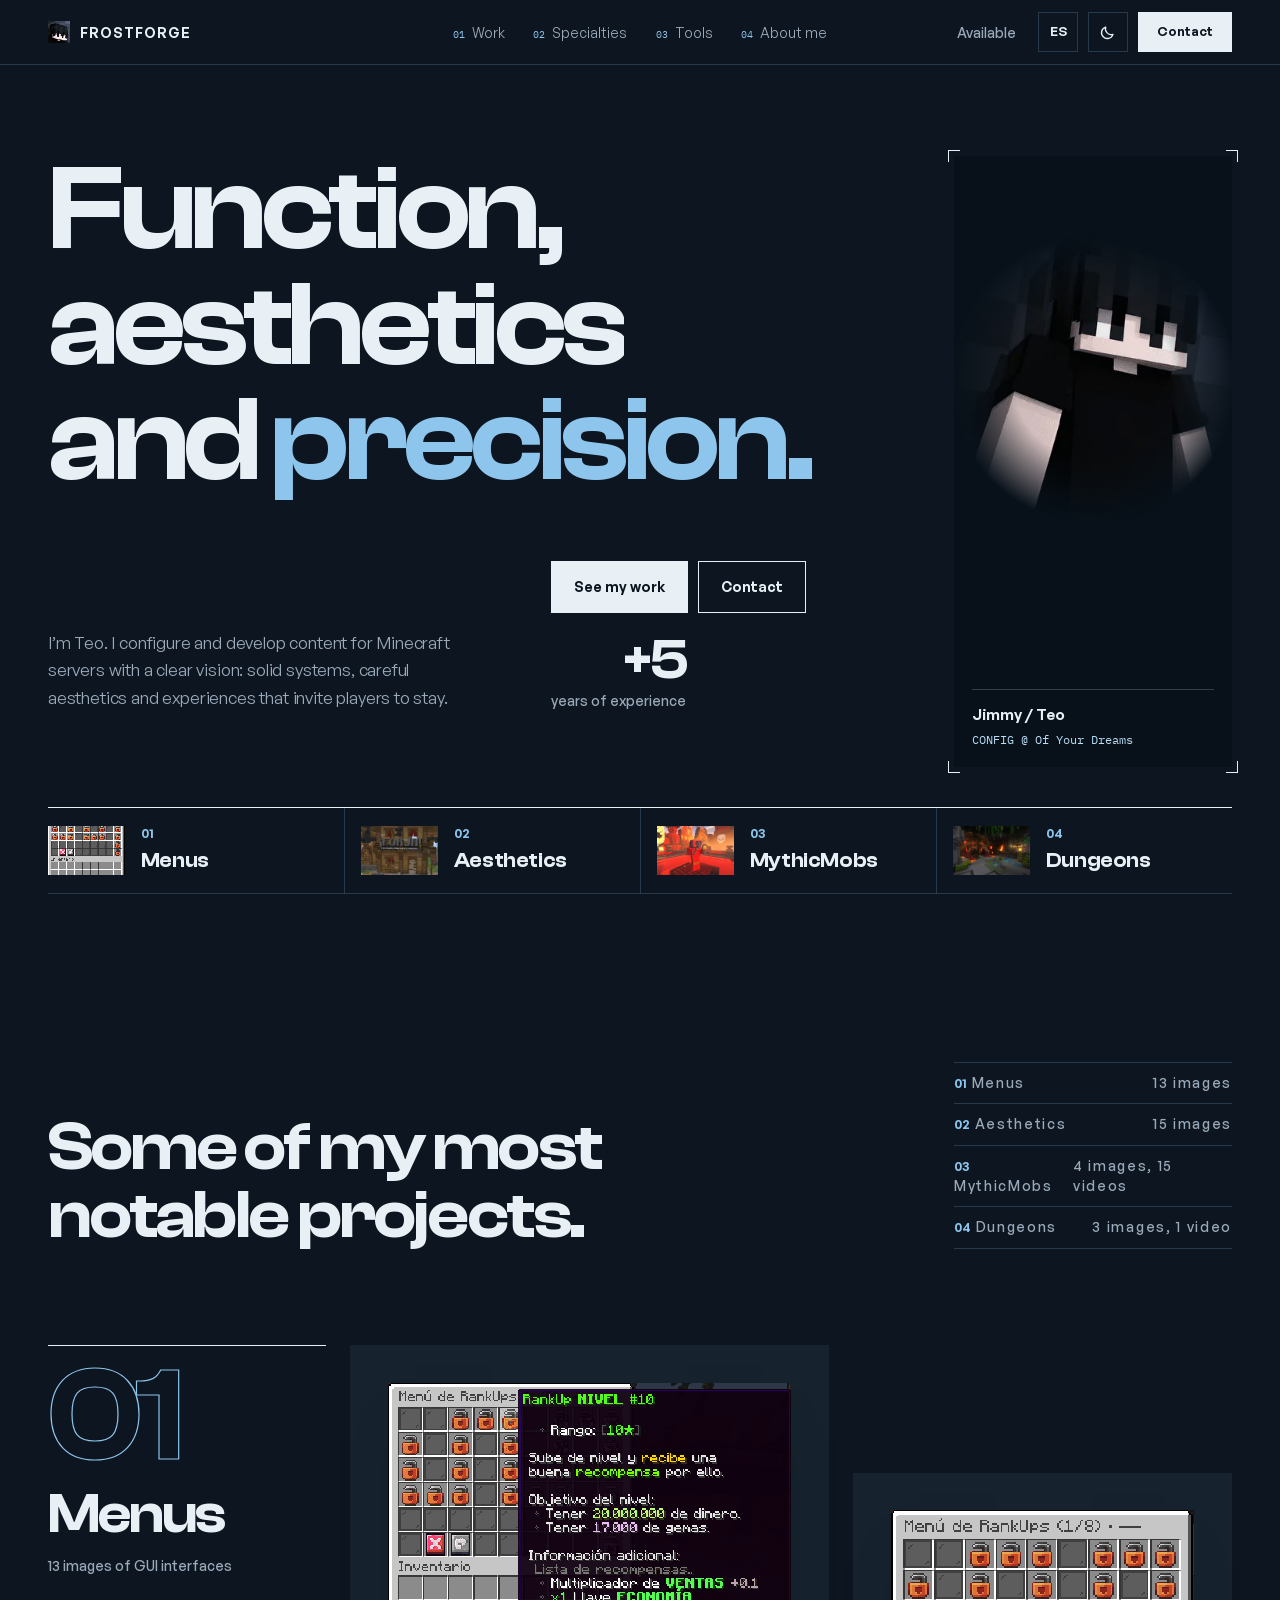
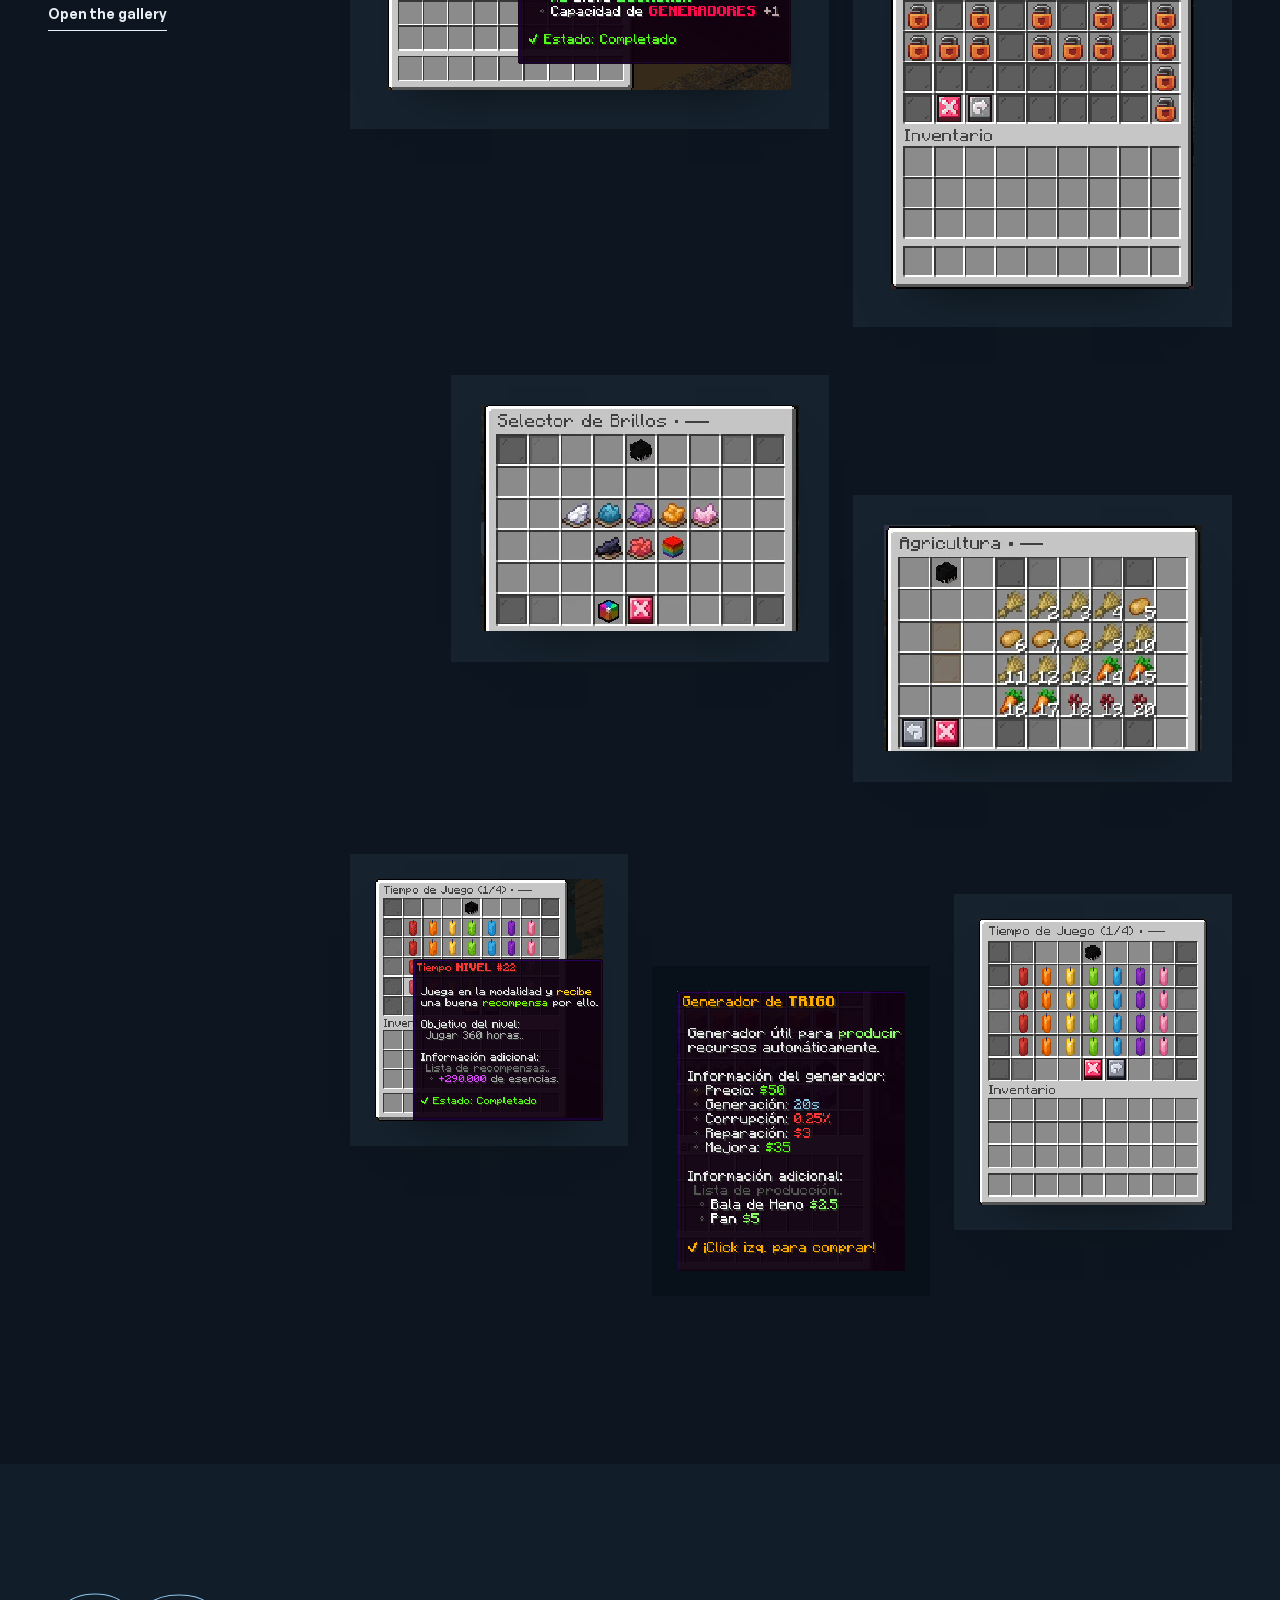
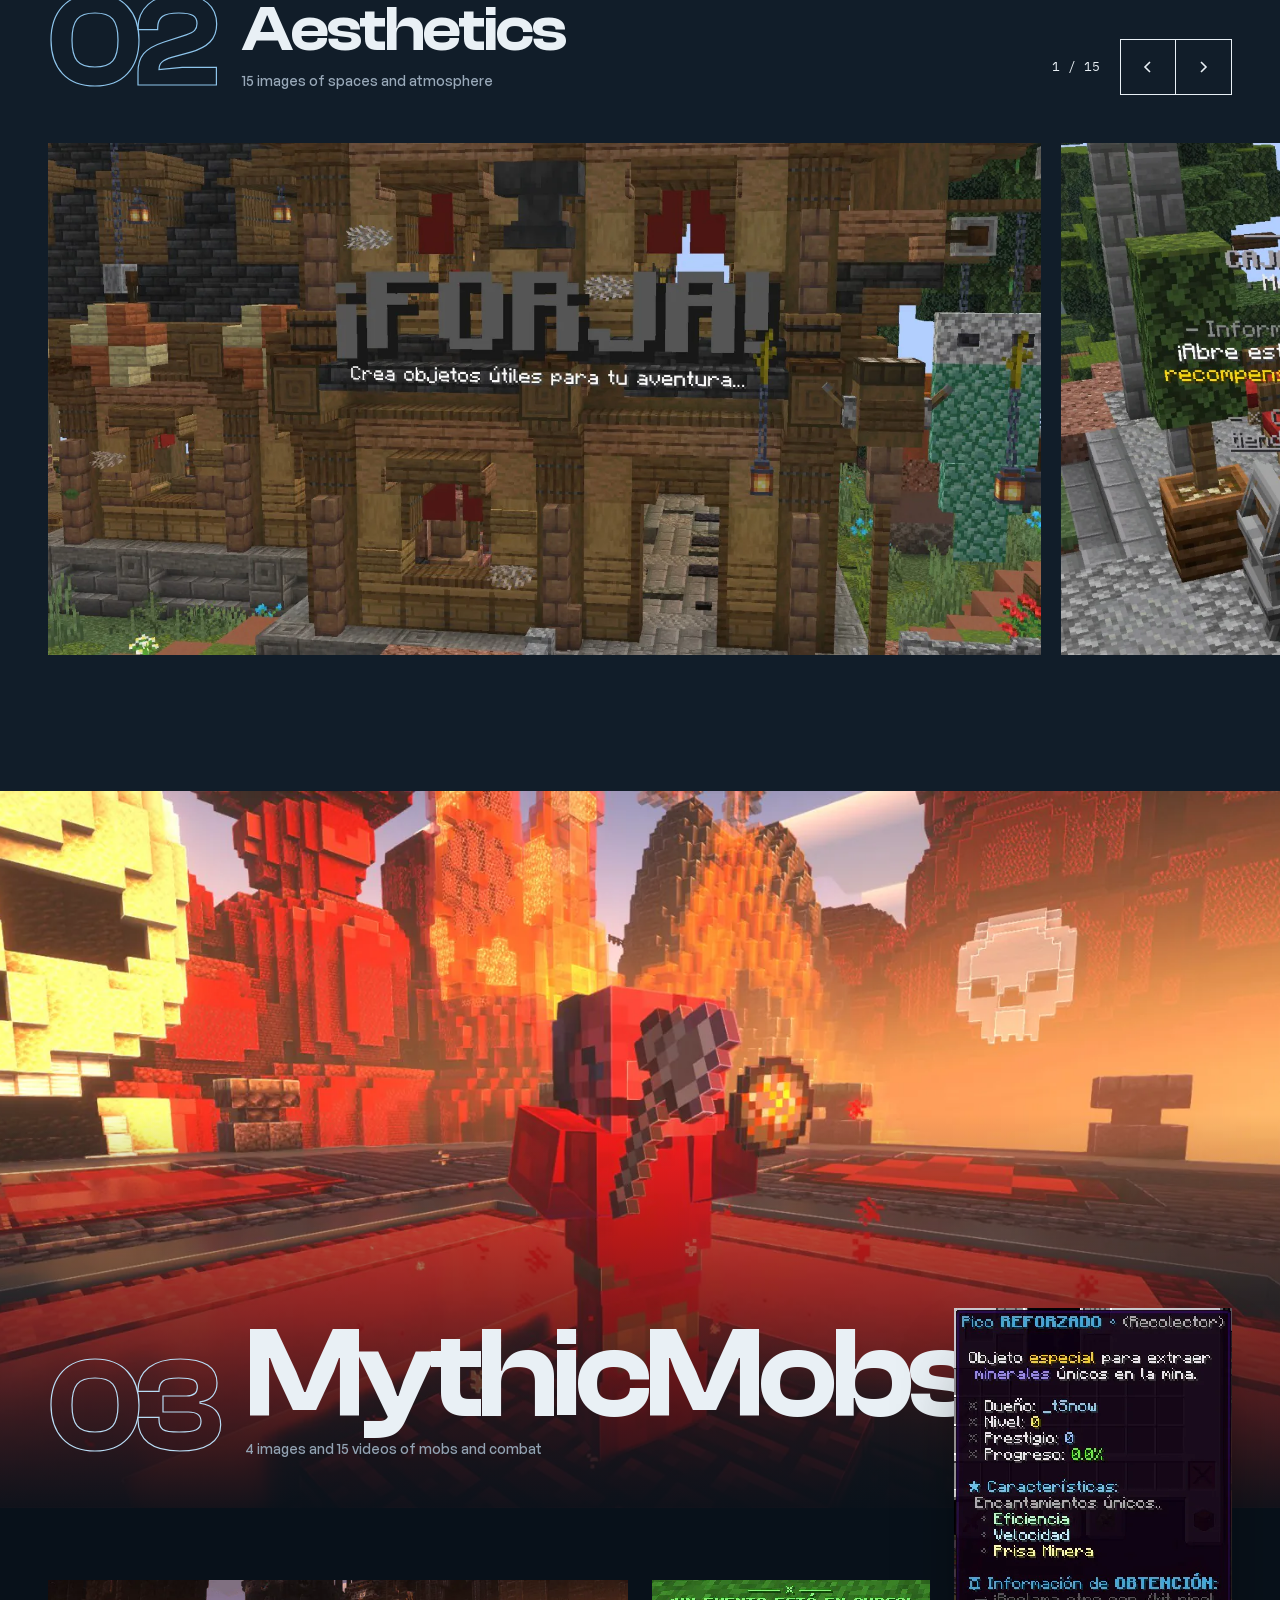
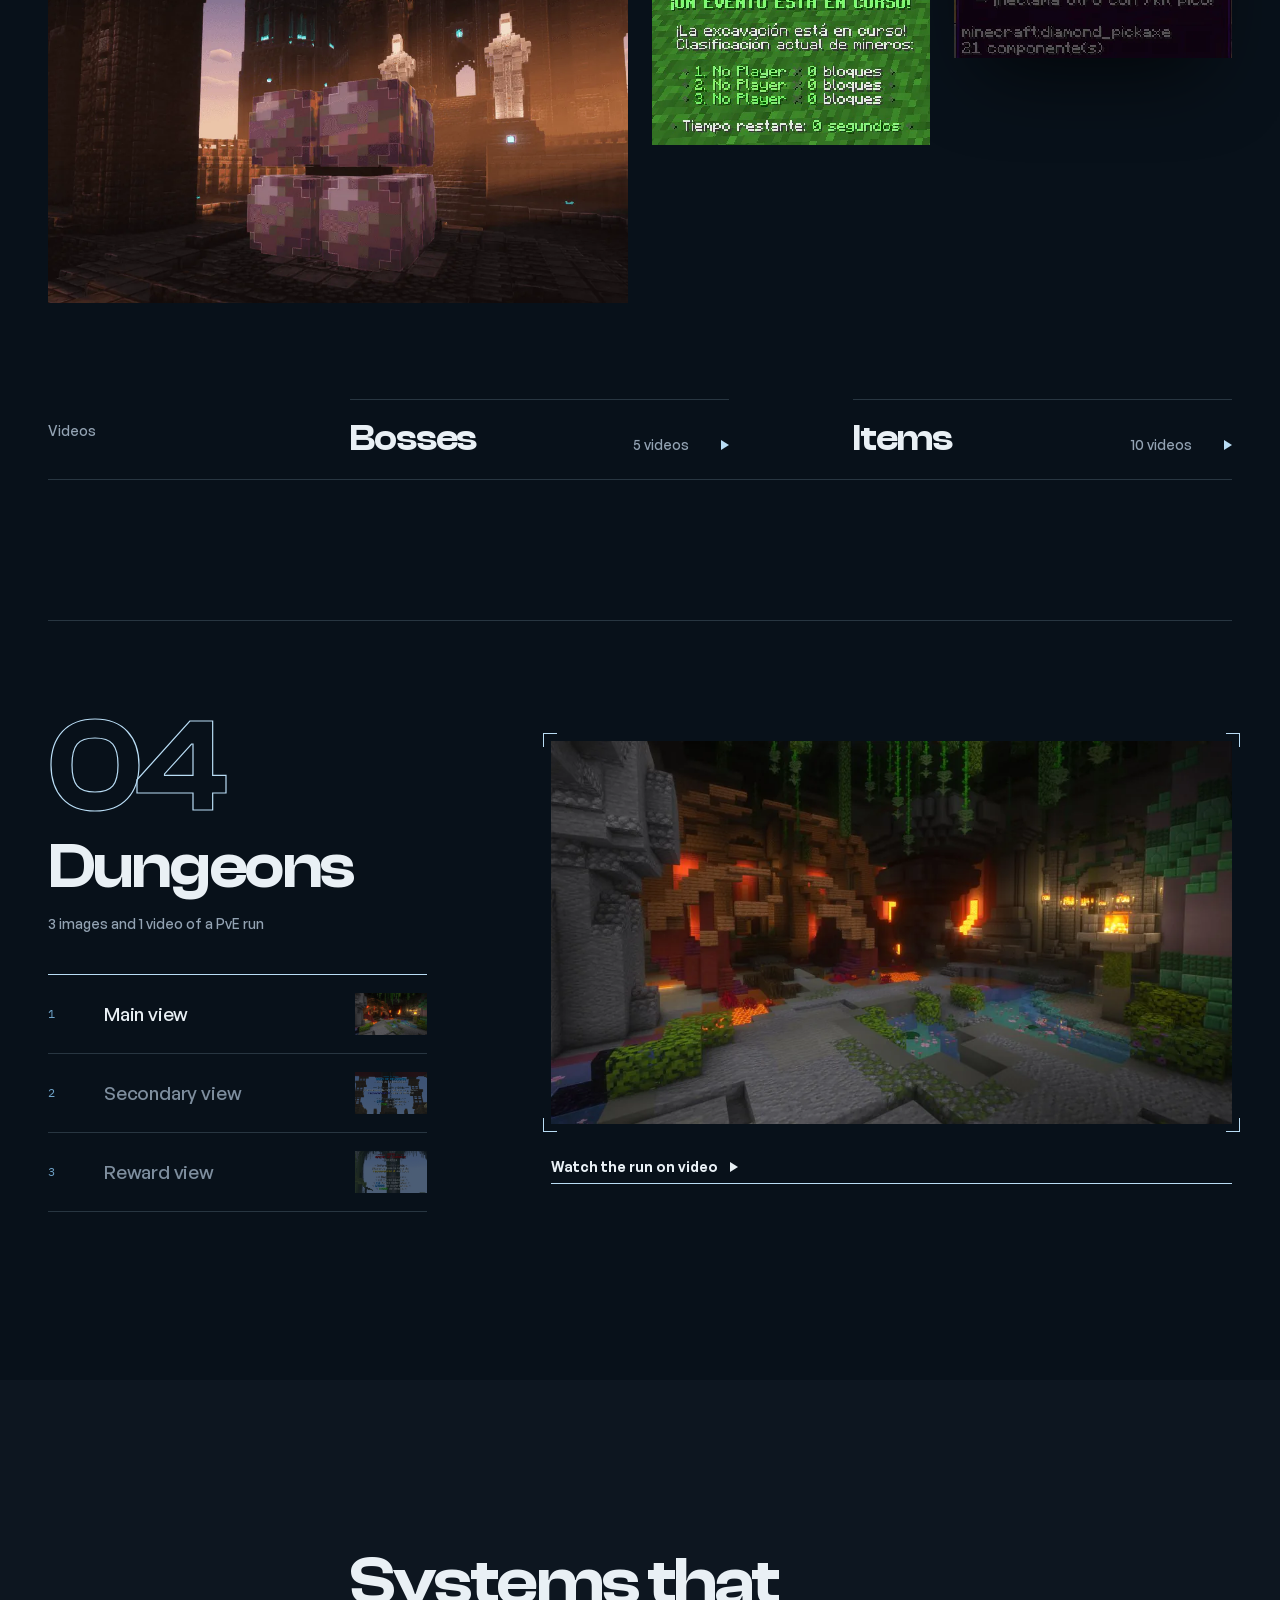
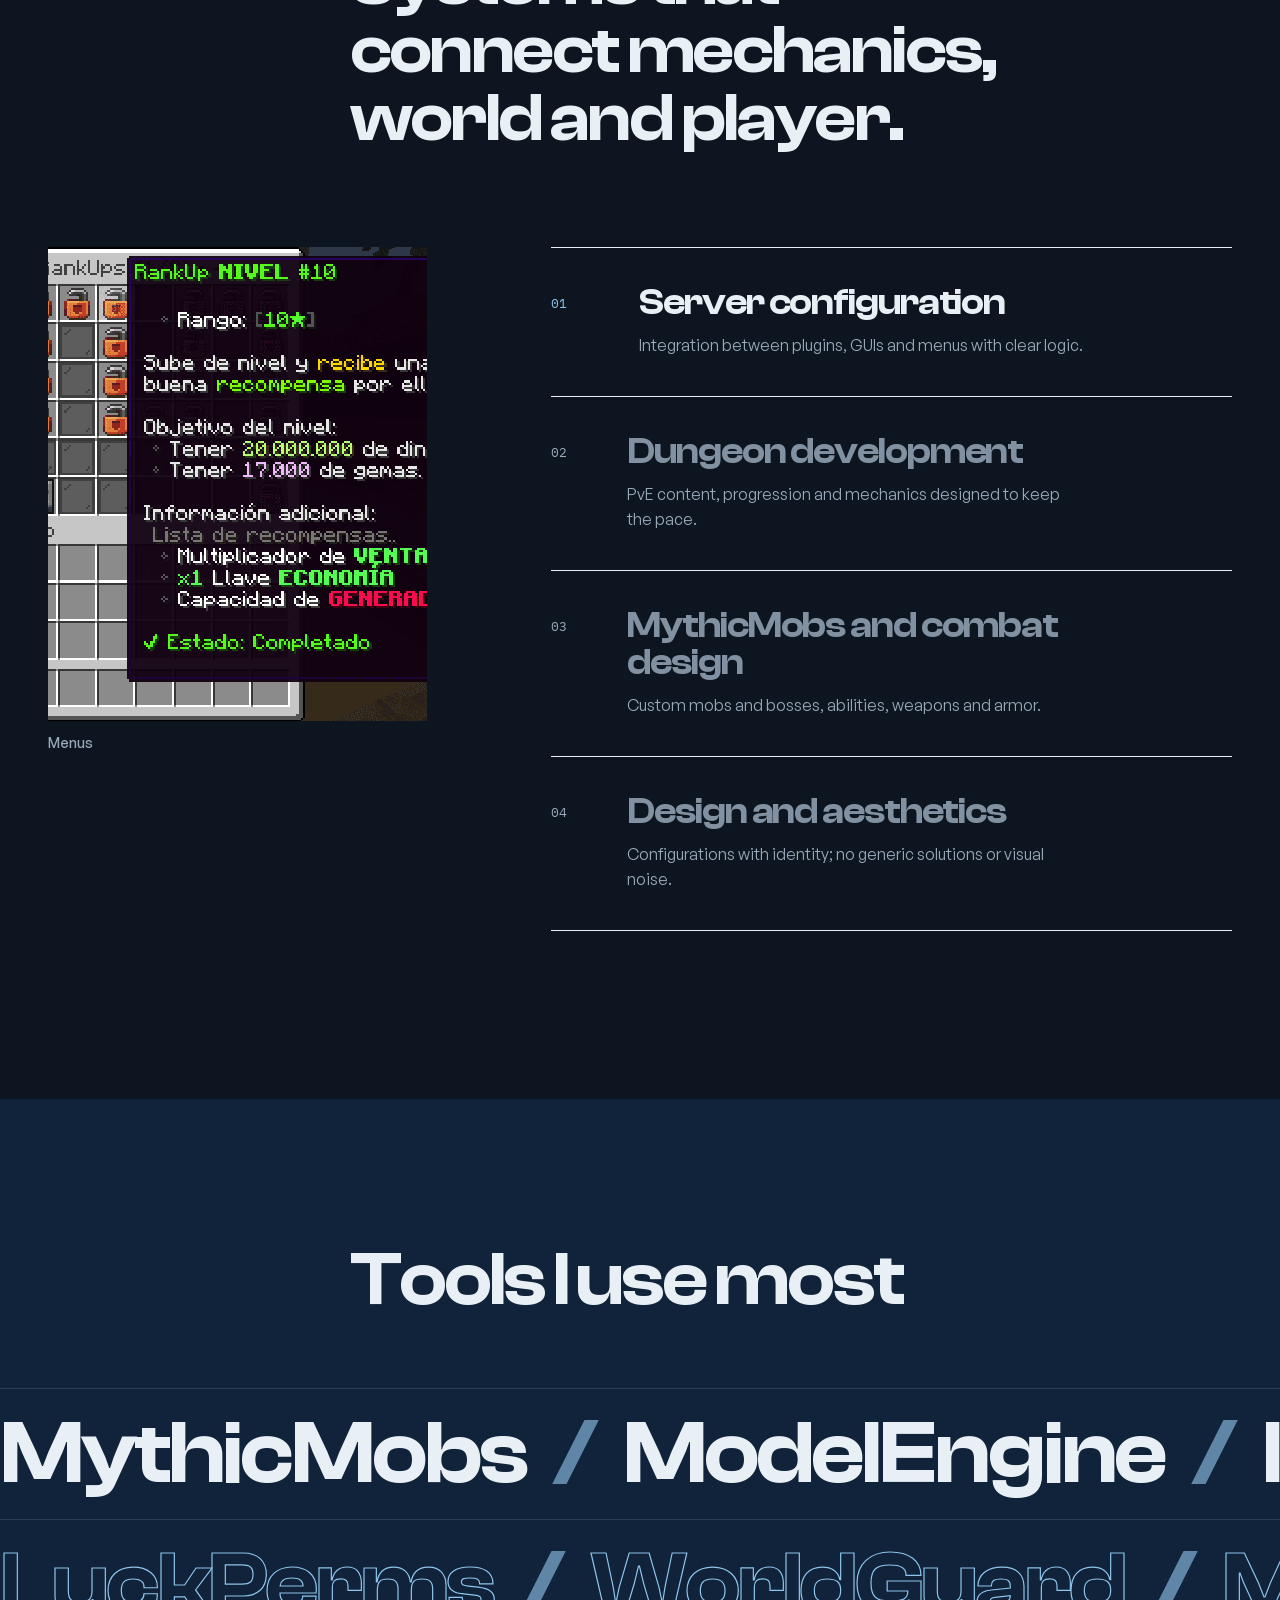
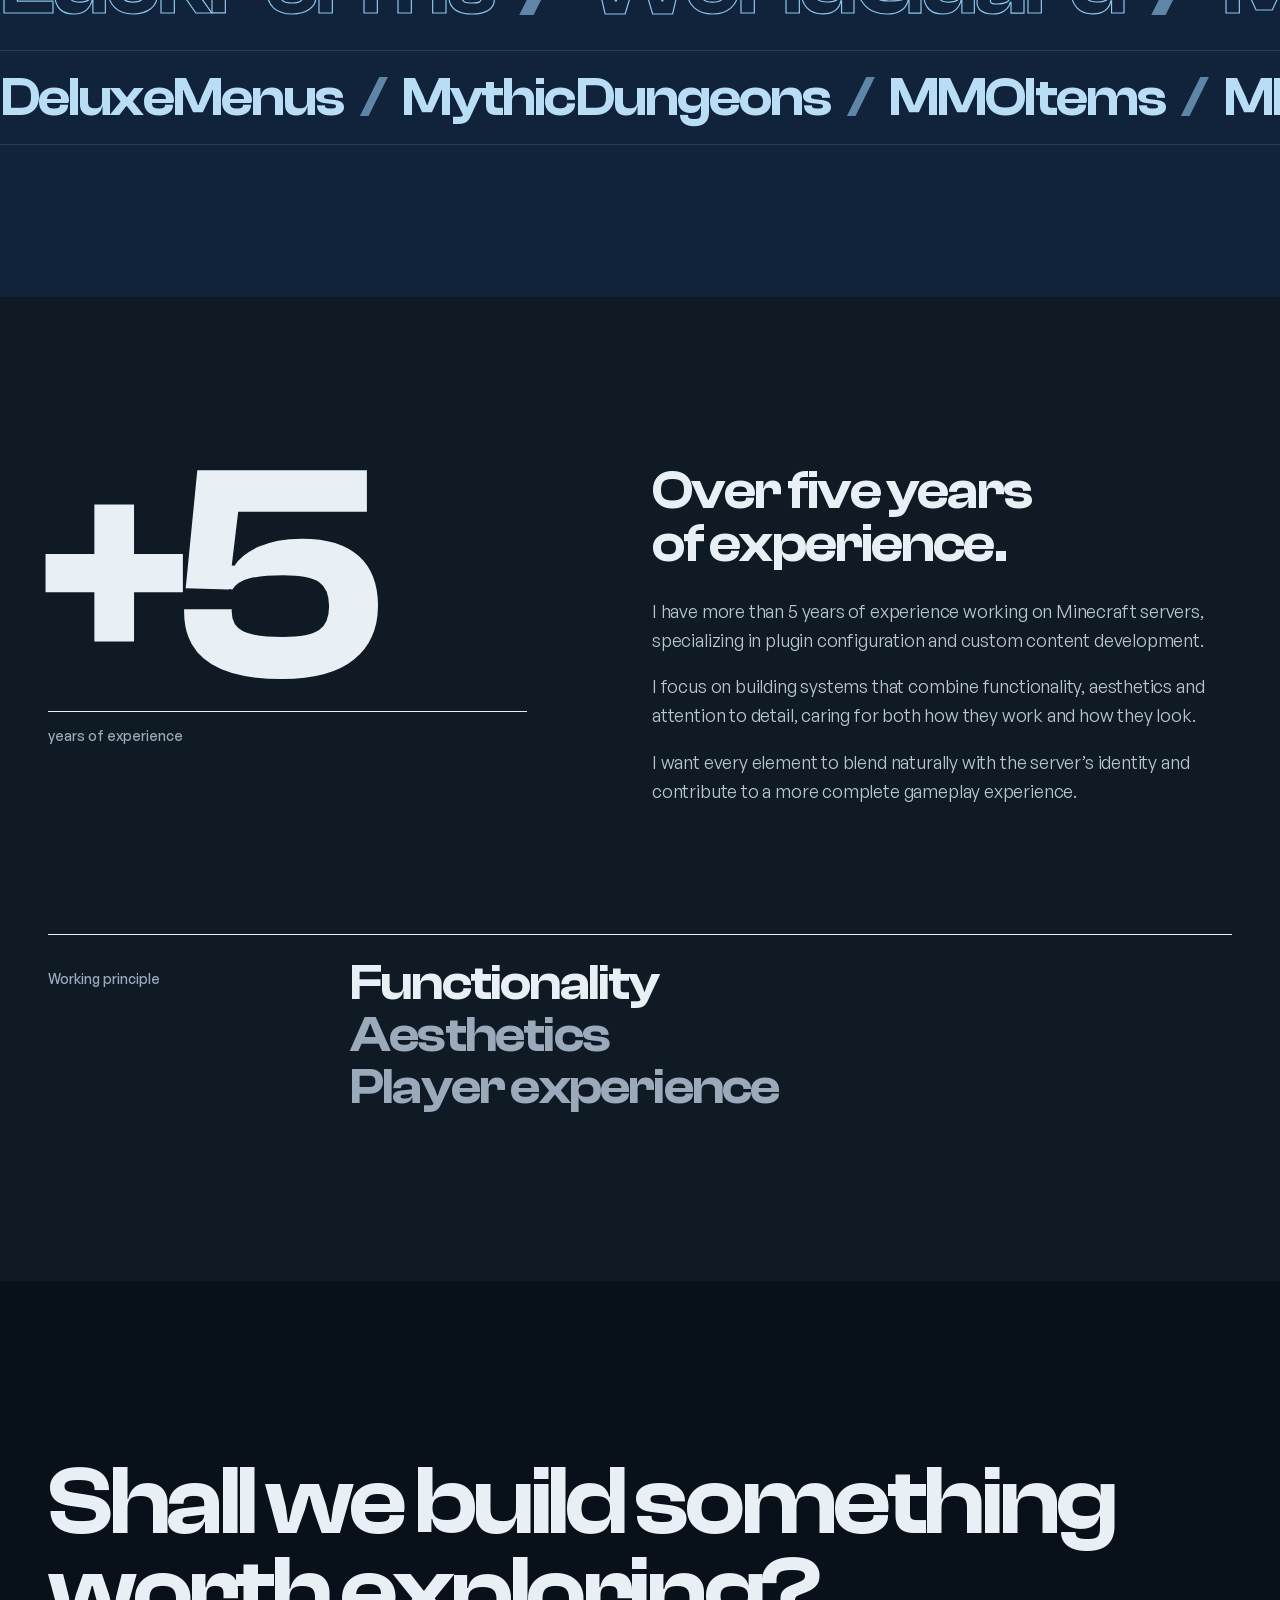
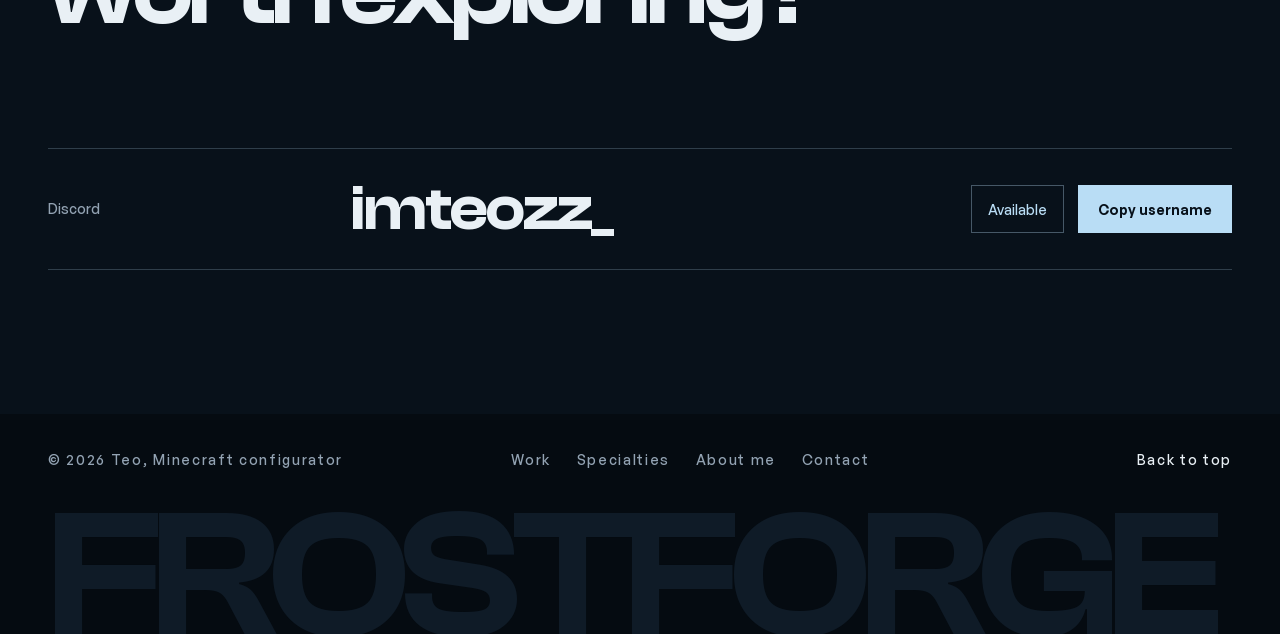
<file: index.html>
<!DOCTYPE html>
<html lang="en" data-theme="dark">
<head>
  <meta charset="utf-8">
  <meta name="viewport" content="width=device-width, initial-scale=1">
  <meta http-equiv="Content-Security-Policy" content="default-src 'self'; script-src 'self' 'sha256-xUv59ro04wGkaryR0Ze+zTP56ko+bLZHamRyFSALddM='; style-src 'self' 'unsafe-inline'; img-src 'self' https://i.ytimg.com; font-src 'self'; frame-src https://www.youtube-nocookie.com; connect-src 'self'; object-src 'none'; base-uri 'self'; form-action 'none'">
  <meta name="referrer" content="strict-origin-when-cross-origin">
  <title>PORTAFOLIO - Teo</title>
  <meta name="description" content="Configuration and content development for Minecraft servers.">
  <meta name="robots" content="max-image-preview:large">
  <meta name="theme-color" content="#0D1620">
  <meta name="color-scheme" content="dark light">
  <meta property="og:type" content="website">
  <meta property="og:site_name" content="FROSTFORGE">
  <meta property="og:title" content="PORTAFOLIO - Teo">
  <meta property="og:description" content="Configuration and content development for Minecraft servers.">
  <link rel="canonical" href="https://tsnow100.github.io/">
  <meta property="og:url" content="https://tsnow100.github.io/">
  <meta property="og:image" content="https://tsnow100.github.io/assets/images/portada-bosses.jpg">
  <meta property="og:image:width" content="1600">
  <meta property="og:image:height" content="826">
  <meta property="og:image:alt" content="Custom MythicMobs boss">
  <meta property="og:locale" content="en_US">
  <meta property="og:locale:alternate" content="es_ES">
  <meta name="twitter:card" content="summary_large_image">
  <meta name="twitter:title" content="PORTAFOLIO - Teo">
  <meta name="twitter:description" content="Configuration and content development for Minecraft servers.">
  <meta name="twitter:image" content="https://tsnow100.github.io/assets/images/portada-bosses.jpg">
  <link rel="icon" type="image/png" sizes="64x64" href="assets/images/favicon-teo-64.png">
  <link rel="icon" type="image/png" sizes="32x32" href="assets/images/favicon-teo-32.png">
  <link rel="apple-touch-icon" href="assets/images/favicon-teo-180.png">
  <link rel="preload" as="image" href="assets/images/skin-de-teo-3.webp" imagesrcset="assets/images/skin-de-teo-2.webp 512w, assets/images/skin-de-teo-1.webp 1024w, assets/images/skin-de-teo-3.webp 1254w" imagesizes="(max-width: 809px) 60vw, 30vw" fetchpriority="high">
  <link rel="preload" href="assets/fonts/clash-display-semibold.woff2" as="font" type="font/woff2" crossorigin>
  <link rel="preload" href="assets/fonts/general-sans-regular.woff2" as="font" type="font/woff2" crossorigin>
  <link rel="stylesheet" href="css/main.css">
  <script>(function(){var d=document.documentElement,t,l;try{t=localStorage.getItem('theme');l=localStorage.getItem('lang');}catch(e){}if(t==='light')d.setAttribute('data-theme','light');if(l==='es')d.lang='es';d.classList.add('js');})();</script>
  <script src="js/i18n.js" defer></script>
  <script src="js/main.js" defer></script>
</head>
<body>
<a class="skip" href="#trabajos" data-i18n="skip">Skip to content</a>
<div class="snow snow--page" data-snow="70" aria-hidden="true"></div>

<header class="nav" id="nav">
  <div class="nav__bar wrap">
    <a class="nav__brand" href="#top" data-i18n-attr="aria-label:brandHome" aria-label="FROSTFORGE, home">
      <img src="assets/images/favicon-teo-64.png" alt="" width="22" height="22" class="pixel">
      <span>FROSTFORGE</span>
    </a>
    <nav class="nav__links" data-i18n-attr="aria-label:navMain" aria-label="Main">
      <a href="#trabajos"><span class="nav__n" aria-hidden="true">01</span><span data-i18n="navWork">Work</span></a>
      <a href="#especialidades"><span class="nav__n" aria-hidden="true">02</span><span data-i18n="navSpec">Specialties</span></a>
      <a href="#herramientas"><span class="nav__n" aria-hidden="true">03</span><span data-i18n="navTools">Tools</span></a>
      <a href="#sobre-mi"><span class="nav__n" aria-hidden="true">04</span><span data-i18n="navAbout">About me</span></a>
    </nav>
    <div class="nav__end">
      <span class="status nav__status" data-i18n="available">Available</span>
      <button class="tgl" type="button" data-lang-toggle data-i18n-attr="aria-label:langSwitch" aria-label="ES: cambiar a español"><span data-i18n="langOther">ES</span></button>
      <button class="tgl" type="button" data-theme-toggle aria-pressed="true" data-i18n-attr="aria-label:themeDark" aria-label="Dark theme">
        <svg class="tgl__moon" viewBox="0 0 20 20" width="18" height="18" aria-hidden="true"><path d="M15.5 12.6A6.5 6.5 0 0 1 7.4 4.5a6.5 6.5 0 1 0 8.1 8.1Z" fill="none" stroke="currentColor" stroke-width="1.5" stroke-linejoin="round"/></svg>
        <svg class="tgl__sun" viewBox="0 0 20 20" width="18" height="18" aria-hidden="true"><circle cx="10" cy="10" r="3.6" fill="none" stroke="currentColor" stroke-width="1.5"/><path d="M10 1.8v2.4M10 15.8v2.4M1.8 10h2.4M15.8 10h2.4M4.2 4.2l1.7 1.7M14.1 14.1l1.7 1.7M4.2 15.8l1.7-1.7M14.1 5.9l1.7-1.7" stroke="currentColor" stroke-width="1.5" stroke-linecap="round"/></svg>
      </button>
      <a class="btn btn--ink btn--sm nav__cta" href="#contacto" data-i18n="contact">Contact</a>
      <button class="nav__menu" type="button" aria-expanded="false" aria-controls="menu" data-i18n="menu">Menu</button>
    </div>
  </div>
  <div class="nav__progress" aria-hidden="true"></div>
</header>

<div class="menu" id="menu" hidden>
  <nav class="menu__links" data-i18n-attr="aria-label:navMobile" aria-label="Mobile menu">
    <a href="#trabajos"><span aria-hidden="true">01</span><span data-i18n="navWork">Work</span></a>
    <a href="#especialidades"><span aria-hidden="true">02</span><span data-i18n="navSpec">Specialties</span></a>
    <a href="#herramientas"><span aria-hidden="true">03</span><span data-i18n="navTools">Tools</span></a>
    <a href="#sobre-mi"><span aria-hidden="true">04</span><span data-i18n="navAbout">About me</span></a>
  </nav>
  <div class="menu__foot">
    <p class="status status--night" data-i18n="availableDiscord">Available on Discord: imteozz_</p>
    <a class="btn btn--ice btn--block" href="#contacto" data-i18n="contact">Contact</a>
  </div>
</div>

<main>
<!-- Portada -->
<section id="top" class="hero">
  <div class="wrap grid hero__grid">
    <h1 class="hero__title">
      <span class="hero__mask"><span class="hero__line" style="--i:0" data-i18n="h1a">Function,</span></span>
      <span class="hero__row2">
        <span class="hero__mask"><span class="hero__line" style="--i:1" data-i18n="h1b">aesthetics</span></span>
      </span>
      <span class="hero__mask hero__mask--last"><span class="hero__line" style="--i:2" data-i18n-html="h1c">and <span class="accent">precision.</span></span></span>
    </h1>

    <figure class="hero__portrait marks">
      <div class="hero__plate">
        <img fetchpriority="high" src="assets/images/skin-de-teo-3.webp" srcset="assets/images/skin-de-teo-2.webp 512w, assets/images/skin-de-teo-1.webp 1024w, assets/images/skin-de-teo-3.webp 1254w" sizes="(max-width: 809px) 60vw, 30vw" width="1254" height="1254" data-i18n-attr="alt:altSkin" alt="Teo’s Minecraft skin">
        <div class="snow snow--section" data-snow="34" aria-hidden="true"></div>
      </div>
      <figcaption class="hero__caption">
        <span class="hero__name">Jimmy / Teo</span>
        <span class="hero__role">CONFIG @ Of Your Dreams</span>
      </figcaption>
      <i class="mark mark--tl" aria-hidden="true"></i><i class="mark mark--tr" aria-hidden="true"></i><i class="mark mark--bl" aria-hidden="true"></i><i class="mark mark--br" aria-hidden="true"></i>
    </figure>

    <p class="hero__lede" data-i18n="lede">I’m Teo. I configure and develop content for Minecraft servers with a clear vision: solid systems, careful aesthetics and experiences that invite players to stay.</p>
    <div class="hero__cta">
      <div class="hero__actions">
        <a class="btn btn--ink btn--lg" href="#trabajos" data-i18n="seeWork">See my work</a>
        <a class="btn btn--line btn--lg" href="#contacto" data-i18n="contact">Contact</a>
      </div>
      <p class="hero__stat"><span class="hero__stat-n">+5</span><span class="label" data-i18n="years">years of experience</span></p>
    </div>

    <nav class="hero__index" data-i18n-attr="aria-label:collections" aria-label="Collections">
      <a href="#menus"><img src="assets/images/portada-agricultura-4.webp" alt="" width="530" height="662" class="pixel"><span class="hero__index-t"><span class="label-n">01</span><span class="hero__index-name" data-i18n="cMenus">Menus</span></span></a>
      <a href="#estetica"><img src="assets/images/estetica-01-512.webp" alt="" width="512" height="264" loading="lazy"><span class="hero__index-t"><span class="label-n">02</span><span class="hero__index-name" data-i18n="cAes">Aesthetics</span></span></a>
      <a href="#mythicmobs"><img src="assets/images/portada-bosses-480.webp" alt="" width="480" height="248" loading="lazy"><span class="hero__index-t"><span class="label-n">03</span><span class="hero__index-name">MythicMobs</span></span></a>
      <a href="#mazmorras"><img src="assets/images/portada-mazmorras-512.webp" alt="" width="512" height="288" loading="lazy"><span class="hero__index-t"><span class="label-n">04</span><span class="hero__index-name" data-i18n="cDung">Dungeons</span></span></a>
    </nav>
  </div>
</section>

<!-- Trabajos -->
<section id="trabajos" class="works">
  <div class="wrap grid works__head">
    <div class="works__title" data-reveal>
      <h2 class="h2" data-i18n="worksTitle">Some of my most notable projects.</h2>
    </div>
    <nav class="works__toc label" data-i18n-attr="aria-label:collectionsIndex" aria-label="Collections index" data-reveal>
      <a href="#menus"><span><span class="label-n">01</span> <span data-i18n="cMenus">Menus</span></span><span data-i18n="cntMenus">13 images</span></a>
      <a href="#estetica"><span><span class="label-n">02</span> <span data-i18n="cAes">Aesthetics</span></span><span data-i18n="cntAes">15 images</span></a>
      <a href="#mythicmobs"><span><span class="label-n">03</span> MythicMobs</span><span data-i18n="cntMythic">4 images, 15 videos</span></a>
      <a href="#mazmorras"><span><span class="label-n">04</span> <span data-i18n="cDung">Dungeons</span></span><span data-i18n="cntDung">3 images, 1 video</span></a>
    </nav>
  </div>

  <!-- Menús -->
  <div id="menus" class="wrap grid menus">
    <div class="menus__side">
      <span class="numeral" aria-hidden="true">01</span>
      <div class="menus__side-t">
        <h3 class="h3" data-i18n="cMenus">Menus</h3>
        <p class="label menus__count" data-i18n="metaMenus">13 images of GUI interfaces</p>
      </div>
      <button class="link-btn menus__open" type="button" data-open="m" data-i="0" data-i18n="openGallery">Open the gallery</button>
    </div>
    <div class="menus__grid">
      <div class="plate" data-reveal style="--c:1/span 5;--mt:0;--pad:8%;--o:1">
        <button class="plate__btn" type="button" data-lb="m" data-i="0" data-cursor="view" data-src="assets/images/menus-01.webp"><span class="plate__mat"><img src="assets/images/menus-01.webp" width="866" height="661" data-i18n-attr="alt:altM1" alt="RankUp menu, level 10" class="pixel" loading="lazy"></span></button>
      </div>
      <div class="plate" data-reveal style="--c:6/span 4;--mt:128px;--pad:10%;--o:2">
        <button class="plate__btn" type="button" data-lb="m" data-i="1" data-cursor="view" data-src="assets/images/portada-agricultura-4.webp"><span class="plate__mat"><img src="assets/images/portada-agricultura-4.webp" width="530" height="662" data-i18n-attr="alt:altM2" alt="RankUps menu" class="pixel" loading="lazy"></span></button>
      </div>
      <div class="plate plate--full-m" data-reveal style="--c:2/span 4;--mt:-24px;--pad:8%;--o:4">
        <button class="plate__btn" type="button" data-lb="m" data-i="2" data-cursor="view" data-src="assets/images/menus-03.webp"><span class="plate__mat"><img src="assets/images/menus-03.webp" width="535" height="381" data-i18n-attr="alt:altM3" alt="Glow selector menu" class="pixel" loading="lazy"></span></button>
      </div>
      <div class="plate plate--full-m" data-reveal style="--c:6/span 4;--mt:96px;--pad:8%;--o:7">
        <button class="plate__btn" type="button" data-lb="m" data-i="3" data-cursor="view" data-src="assets/images/menus-04.webp"><span class="plate__mat"><img src="assets/images/menus-04.webp" width="534" height="380" data-i18n-attr="alt:altM4" alt="Farming menu" class="pixel" loading="lazy"></span></button>
      </div>
      <div class="plate" data-reveal style="--c:1/span 3;--mt:0;--pad:9%;--o:5">
        <button class="plate__btn" type="button" data-lb="m" data-i="4" data-cursor="view" data-src="assets/images/menus-02.webp"><span class="plate__mat"><img src="assets/images/menus-02.webp" width="625" height="665" data-i18n-attr="alt:altM5" alt="Playtime menu, level 32" class="pixel" loading="lazy"></span></button>
      </div>
      <div class="plate plate--night" data-reveal style="--c:4/span 3;--mt:112px;--pad:9%;--o:3;--mt-m:48px">
        <button class="plate__btn" type="button" data-lb="m" data-i="5" data-cursor="view" data-src="assets/images/menu-lore-01.webp"><span class="plate__mat"><img src="assets/images/menu-lore-01.webp" width="478" height="588" data-i18n-attr="alt:altM6" alt="Wheat generator item description" class="pixel" loading="lazy"></span></button>
      </div>
      <div class="plate" data-reveal style="--c:7/span 3;--mt:40px;--pad:9%;--o:6;--mt-m:32px">
        <button class="plate__btn" type="button" data-lb="m" data-i="6" data-cursor="view" data-src="assets/images/menu-estetica-01.webp"><span class="plate__mat"><img src="assets/images/menu-estetica-01.webp" width="526" height="660" data-i18n-attr="alt:altM7" alt="Playtime menu" class="pixel" loading="lazy"></span></button>
      </div>
    </div>
  </div>
</section>

<!-- Estética -->
<section id="estetica" class="aes">
  <div class="wrap grid aes__head">
    <div class="sec-head" data-reveal>
      <span class="numeral" aria-hidden="true">02</span>
      <div class="sec-head__t">
        <h3 class="h3 h3--lg" data-i18n="cAes">Aesthetics</h3>
        <p class="label" data-i18n="metaAes">15 images of spaces and atmosphere</p>
      </div>
    </div>
    <div class="aes__ctrl">
      <span class="aes__count" aria-live="polite"><span data-aes-count>1</span> / 15</span>
      <div class="aes__arrows">
        <button class="sq-btn" type="button" data-aes="-1" data-i18n-attr="aria-label:prev" aria-label="Previous image"><svg viewBox="0 0 16 16" width="16" height="16" aria-hidden="true"><path d="M10 3 5 8l5 5" fill="none" stroke="currentColor" stroke-width="1.6"/></svg></button>
        <button class="sq-btn" type="button" data-aes="1" data-i18n-attr="aria-label:next" aria-label="Next image"><svg viewBox="0 0 16 16" width="16" height="16" aria-hidden="true"><path d="m6 3 5 5-5 5" fill="none" stroke="currentColor" stroke-width="1.6"/></svg></button>
      </div>
    </div>
  </div>
  <div class="aes__strip" data-strip data-cursor="drag" tabindex="0" data-i18n-attr="aria-label:aesStrip" aria-label="Aesthetics gallery, scrollable">
    <button class="aes__btn" type="button" data-lb="e" data-i="0" data-src="assets/images/estetica-01.webp"><img src="assets/images/estetica-01.webp" srcset="assets/images/estetica-01-800.webp 800w, assets/images/estetica-01-1024.webp 1024w, assets/images/estetica-01.webp 1600w" sizes="(max-width: 809px) 84vw, 1120px" width="1600" height="825" data-i18n-attr="alt:altE1" alt="Forge building" draggable="false" loading="lazy"></button>
    <button class="aes__btn" type="button" data-lb="e" data-i="1" data-src="assets/images/estetica-nuevo-02.webp"><img src="assets/images/estetica-nuevo-02.webp" srcset="assets/images/estetica-nuevo-02-800.webp 800w, assets/images/estetica-nuevo-02.webp 1600w" sizes="(max-width: 809px) 84vw, 1140px" width="1600" height="820" data-i18n-attr="alt:altE2" alt="Chests and holograms" draggable="false" loading="lazy"></button>
    <button class="aes__btn" type="button" data-lb="e" data-i="2" data-src="assets/images/estetica-nuevo-08.webp"><img src="assets/images/estetica-nuevo-08.webp" width="766" height="897" data-i18n-attr="alt:altE3" alt="Main menu" draggable="false" loading="lazy"></button>
    <button class="aes__btn" type="button" data-lb="e" data-i="3" data-src="assets/images/estetica-02.webp"><img src="assets/images/estetica-02.webp" srcset="assets/images/estetica-02-800.webp 800w, assets/images/estetica-02-1024.webp 1024w, assets/images/estetica-02.webp 1600w" sizes="(max-width: 809px) 84vw, 1040px" width="1600" height="900" data-i18n-attr="alt:altE4" alt="Combat arena" draggable="false" loading="lazy"></button>
    <button class="aes__btn" type="button" data-lb="e" data-i="4" data-src="assets/images/estetica-nuevo-03.webp"><img src="assets/images/estetica-nuevo-03.webp" srcset="assets/images/estetica-nuevo-03-800.webp 800w, assets/images/estetica-nuevo-03.webp 1600w" sizes="(max-width: 809px) 84vw, 1040px" width="1600" height="900" data-i18n-attr="alt:altE5" alt="Rest area" draggable="false" loading="lazy"></button>
    <button class="aes__btn" type="button" data-lb="e" data-i="5" data-src="assets/images/portada-forja-7.webp"><img src="assets/images/portada-forja-7.webp" srcset="assets/images/portada-forja-5.webp 1024w, assets/images/portada-forja-7.webp 1600w" sizes="(max-width: 809px) 84vw, 1040px" width="1600" height="900" data-i18n-attr="alt:altE6" alt="King of the hill arena" draggable="false" loading="lazy"></button>
    <button class="aes__btn" type="button" data-lb="e" data-i="6" data-src="assets/images/estetica-nuevo-01.webp"><img src="assets/images/estetica-nuevo-01.webp" srcset="assets/images/estetica-nuevo-01-800.webp 800w, assets/images/estetica-nuevo-01.webp 1600w" sizes="(max-width: 809px) 84vw, 1080px" width="1600" height="864" data-i18n-attr="alt:altEn" alt="Aesthetics screenshot" draggable="false" loading="lazy"></button>
    <button class="aes__btn" type="button" data-lb="e" data-i="7" data-src="assets/images/estetica-nuevo-04.webp"><img src="assets/images/estetica-nuevo-04.webp" srcset="assets/images/estetica-nuevo-04-800.webp 800w, assets/images/estetica-nuevo-04.webp 1600w" sizes="(max-width: 809px) 84vw, 1040px" width="1600" height="900" data-i18n-attr="alt:altEn" alt="Aesthetics screenshot" draggable="false" loading="lazy"></button>
    <button class="aes__btn" type="button" data-lb="e" data-i="8" data-src="assets/images/estetica-nuevo-05.webp"><img src="assets/images/estetica-nuevo-05.webp" srcset="assets/images/estetica-nuevo-05-800.webp 800w, assets/images/estetica-nuevo-05.webp 1600w" sizes="(max-width: 809px) 84vw, 1040px" width="1600" height="900" data-i18n-attr="alt:altEn" alt="Aesthetics screenshot" draggable="false" loading="lazy"></button>
    <button class="aes__btn aes__btn--fit" type="button" data-lb="e" data-i="9" data-src="assets/images/estetica-nuevo-06.webp"><img src="assets/images/estetica-nuevo-06.webp" width="571" height="241" data-i18n-attr="alt:altEn" alt="Aesthetics screenshot" draggable="false" loading="lazy"></button>
    <button class="aes__btn" type="button" data-lb="e" data-i="10" data-src="assets/images/estetica-nuevo-07.webp"><img src="assets/images/estetica-nuevo-07.webp" width="551" height="327" data-i18n-attr="alt:altEn" alt="Aesthetics screenshot" class="pixel" draggable="false" loading="lazy"></button>
    <button class="aes__btn" type="button" data-lb="e" data-i="11" data-src="assets/images/estetica-nuevo-09.webp"><img src="assets/images/estetica-nuevo-09.webp" srcset="assets/images/estetica-nuevo-09-800.webp 800w, assets/images/estetica-nuevo-09.webp 1121w" sizes="(max-width: 809px) 84vw, 680px" width="1121" height="962" data-i18n-attr="alt:altEn" alt="Aesthetics screenshot" draggable="false" loading="lazy"></button>
    <button class="aes__btn" type="button" data-lb="e" data-i="12" data-src="assets/images/estetica-nuevo-10.webp"><img src="assets/images/estetica-nuevo-10.webp" width="795" height="796" data-i18n-attr="alt:altEn" alt="Aesthetics screenshot" draggable="false" loading="lazy"></button>
    <button class="aes__btn" type="button" data-lb="e" data-i="13" data-src="assets/images/estetica-nuevo-11.webp"><img src="assets/images/estetica-nuevo-11.webp" srcset="assets/images/estetica-nuevo-11-800.webp 800w, assets/images/estetica-nuevo-11.webp 1134w" sizes="(max-width: 809px) 84vw, 790px" width="1134" height="836" data-i18n-attr="alt:altEn" alt="Aesthetics screenshot" draggable="false" loading="lazy"></button>
    <button class="aes__btn aes__btn--fit" type="button" data-lb="e" data-i="14" data-src="assets/images/estetica-nuevo-12.webp"><img src="assets/images/estetica-nuevo-12.webp" width="996" height="212" data-i18n-attr="alt:altEn" alt="Aesthetics screenshot" class="pixel" draggable="false" loading="lazy"></button>
  </div>
</section>

<!-- MythicMobs -->
<section id="mythicmobs" class="mythic night">
  <div class="snow snow--section" data-snow="40" aria-hidden="true"></div>
  <div class="mythic__hero" data-cursor="view">
    <img src="assets/images/portada-bosses.webp" srcset="assets/images/portada-bosses-800.webp 800w, assets/images/portada-bosses.webp 1600w" sizes="100vw" width="1600" height="826" data-i18n-attr="alt:altY1" alt="Custom boss" loading="lazy">
    <span class="mythic__shade" aria-hidden="true"></span>
    <div class="mythic__title wrap">
      <span class="numeral numeral--night" aria-hidden="true">03</span>
      <div class="mythic__t">
        <h3 class="mythic__h">MythicMobs</h3>
        <p class="label label--night" data-i18n="metaMythic">4 images and 15 videos of mobs and combat</p>
      </div>
    </div>
    <button class="mythic__hit" type="button" data-lb="y" data-i="0" data-src="assets/images/portada-bosses.webp"><span class="sr-only" data-i18n="openMythic">Open the MythicMobs gallery</span></button>
  </div>
  <div class="wrap grid mythic__grid">
    <div class="shot" data-reveal style="--c:1/span 6">
      <button class="shot__btn" type="button" data-lb="y" data-i="1" data-cursor="view" data-src="assets/images/portada-eventos-10.webp"><img src="assets/images/portada-eventos-10.webp" srcset="assets/images/portada-eventos-9.webp 512w, assets/images/portada-eventos-8.webp 1024w, assets/images/portada-eventos-10.webp 1622w" sizes="(max-width: 809px) 100vw, 50vw" width="1622" height="905" data-i18n-attr="alt:altY2" alt="Custom creature" loading="lazy"></button>
    </div>
    <div class="shot" data-reveal style="--c:7/span 3">
      <button class="shot__btn" type="button" data-lb="y" data-i="2" data-cursor="view" data-src="assets/images/mythic-01.webp"><img src="assets/images/mythic-01.webp" width="551" height="327" data-i18n-attr="alt:altY3" alt="Mining event in progress" class="pixel" loading="lazy"></button>
    </div>
    <div class="shot shot--lift" style="--c:10/span 3">
      <button class="shot__btn" type="button" data-lb="y" data-i="3" data-cursor="view" data-src="assets/images/mythic-02.webp"><img src="assets/images/mythic-02.webp" width="517" height="651" data-i18n-attr="alt:altY4" alt="Reinforced pickaxe item description" class="pixel" loading="lazy"></button>
    </div>
    <div class="reel" data-reveal>
      <h4 class="reel__k label label--night" data-i18n="videos">Videos</h4>
      <button class="reel__btn" type="button" data-open="yb" data-i="0" data-cursor="view"><span class="reel__t">Bosses</span><span class="label label--night" data-i18n="v5">5 videos</span><svg class="tri" viewBox="0 0 8 10" width="8" height="10" aria-hidden="true"><path d="M0 0L8 5L0 10Z" fill="currentColor"/></svg></button>
      <button class="reel__btn" type="button" data-open="yi" data-i="0" data-cursor="view"><span class="reel__t">Items</span><span class="label label--night" data-i18n="v10">10 videos</span><svg class="tri" viewBox="0 0 8 10" width="8" height="10" aria-hidden="true"><path d="M0 0L8 5L0 10Z" fill="currentColor"/></svg></button>
    </div>
  </div>
</section>

<!-- Mazmorras -->
<section id="mazmorras" class="dungeon night">
  <div class="snow snow--section" data-snow="40" aria-hidden="true"></div>
  <div class="wrap grid dungeon__grid">
    <div class="dungeon__head" data-reveal>
      <span class="numeral numeral--night" aria-hidden="true">04</span>
      <div class="sec-head__t">
        <h3 class="h3 h3--lg" data-i18n="cDung">Dungeons</h3>
        <p class="label label--night" data-i18n="metaDung">3 images and 1 video of a PvE run</p>
      </div>
    </div>
    <div class="dungeon__list" data-mz-list role="group" data-i18n-attr="aria-label:dungViews" aria-label="Dungeon views">
      <button class="dungeon__item is-active" type="button" data-mz="0" aria-pressed="true"><span class="dungeon__bar" aria-hidden="true"></span><span class="dungeon__n">1</span><span class="dungeon__label" data-i18n="vMain">Main view</span><img src="assets/images/portada-mazmorras-512.webp" alt="" width="512" height="288" loading="lazy"></button>
      <button class="dungeon__item" type="button" data-mz="1" aria-pressed="false"><span class="dungeon__bar" aria-hidden="true"></span><span class="dungeon__n">2</span><span class="dungeon__label" data-i18n="vSecond">Secondary view</span><img src="assets/images/mazmorras-01-480.webp" alt="" width="480" height="270" loading="lazy"></button>
      <button class="dungeon__item" type="button" data-mz="2" aria-pressed="false"><span class="dungeon__bar" aria-hidden="true"></span><span class="dungeon__n">3</span><span class="dungeon__label" data-i18n="vReward">Reward view</span><img src="assets/images/portada-forja-6.webp" alt="" width="512" height="288" loading="lazy"></button>
    </div>
    <div class="dungeon__view">
      <button class="dungeon__stage marks marks--ice" type="button" data-mz-open data-cursor="view" data-i18n-attr="aria-label:openDung" aria-label="Enlarge the dungeon view">
        <span class="dungeon__frame">
          <img class="is-active" data-lb="z" data-i="0" data-src="assets/images/portada-mazmorras-1600.webp" src="assets/images/portada-mazmorras-1600.webp" srcset="assets/images/portada-mazmorras-1024.webp 1024w, assets/images/portada-mazmorras-1600.webp 1600w" sizes="(max-width: 809px) 100vw, 56vw" width="1600" height="900" data-i18n-attr="alt:vMain" alt="Main view" loading="lazy">
          <img data-lb="z" data-i="1" data-src="assets/images/mazmorras-01.webp" src="assets/images/mazmorras-01.webp" srcset="assets/images/mazmorras-01-1024.webp 1024w, assets/images/mazmorras-01.webp 1600w" sizes="(max-width: 809px) 100vw, 56vw" width="1600" height="900" data-i18n-attr="alt:vSecond" alt="Secondary view" loading="lazy">
          <img data-lb="z" data-i="2" data-src="assets/images/portada-forja-7.webp" src="assets/images/portada-forja-7.webp" srcset="assets/images/portada-forja-5.webp 1024w, assets/images/portada-forja-7.webp 1600w" sizes="(max-width: 809px) 100vw, 56vw" width="1600" height="900" data-i18n-attr="alt:vReward" alt="Reward view" loading="lazy">
        </span>
        <i class="mark mark--tl" aria-hidden="true"></i><i class="mark mark--tr" aria-hidden="true"></i><i class="mark mark--bl" aria-hidden="true"></i><i class="mark mark--br" aria-hidden="true"></i>
      </button>
      <button class="link-btn link-btn--night dungeon__video" type="button" data-open="zv" data-i="0"><span data-i18n="watchRun">Watch the run on video</span><svg class="tri" viewBox="0 0 8 10" width="8" height="10" aria-hidden="true"><path d="M0 0L8 5L0 10Z" fill="currentColor"/></svg></button>
    </div>
  </div>
</section>

<!-- Especialidades -->
<section id="especialidades" class="spec">
  <div class="wrap grid spec__grid">
    <h2 class="h2 spec__title" data-reveal data-i18n="specTitle">Systems that connect mechanics, world and player.</h2>

    <div class="spec__preview" aria-hidden="true">
      <div class="spec__frame">
        <img class="is-active" src="assets/images/menus-01.webp" alt="" width="866" height="661" loading="lazy">
        <img src="assets/images/portada-mazmorras-1024.webp" alt="" width="1024" height="576" loading="lazy">
        <img src="assets/images/portada-bosses-800.webp" alt="" width="800" height="413" loading="lazy">
        <img src="assets/images/estetica-01-1024.webp" alt="" width="1024" height="528" loading="lazy">
      </div>
      <span class="label spec__cap" data-spec-cap>Menus</span>
    </div>

    <ol class="spec__list" data-spec-list>
      <li><a class="spec__row is-active" href="#menus" data-spec="0" data-name-key="cMenus"><span class="spec__n">01</span><span class="spec__body"><span class="spec__t" data-i18n="s1t">Server configuration</span><span class="spec__d" data-i18n="s1d">Integration between plugins, GUIs and menus with clear logic.</span></span></a></li>
      <li><a class="spec__row" href="#mazmorras" data-spec="1" data-name-key="cDung"><span class="spec__n">02</span><span class="spec__body"><span class="spec__t" data-i18n="s2t">Dungeon development</span><span class="spec__d" data-i18n="s2d">PvE content, progression and mechanics designed to keep the pace.</span></span></a></li>
      <li><a class="spec__row" href="#mythicmobs" data-spec="2" data-name-key="cMythic"><span class="spec__n">03</span><span class="spec__body"><span class="spec__t" data-i18n="s3t">MythicMobs and combat design</span><span class="spec__d" data-i18n="s3d">Custom mobs and bosses, abilities, weapons and armor.</span></span></a></li>
      <li><a class="spec__row" href="#estetica" data-spec="3" data-name-key="cAes"><span class="spec__n">04</span><span class="spec__body"><span class="spec__t" data-i18n="s4t">Design and aesthetics</span><span class="spec__d" data-i18n="s4d">Configurations with identity; no generic solutions or visual noise.</span></span></a></li>
    </ol>

    <div class="acc" data-acc>
      <div class="acc__item is-open">
        <h3 class="acc__h"><button type="button" class="acc__btn" aria-expanded="true" aria-controls="acc-0" id="acc-b0"><span class="acc__n">01</span><span class="acc__t" data-i18n="s1t">Server configuration</span><span class="acc__icon" aria-hidden="true">+</span></button></h3>
        <div class="acc__panel" id="acc-0" role="region" aria-labelledby="acc-b0"><div class="acc__in"><div class="acc__content"><p data-i18n="s1d">Integration between plugins, GUIs and menus with clear logic.</p><a href="#menus"><img src="assets/images/menus-01-512.webp" alt="" width="512" height="391" class="pixel" loading="lazy"><span class="label" data-i18n="goMenus">See the Menus collection</span></a></div></div></div>
      </div>
      <div class="acc__item">
        <h3 class="acc__h"><button type="button" class="acc__btn" aria-expanded="false" aria-controls="acc-1" id="acc-b1"><span class="acc__n">02</span><span class="acc__t" data-i18n="s2t">Dungeon development</span><span class="acc__icon" aria-hidden="true">+</span></button></h3>
        <div class="acc__panel" id="acc-1" role="region" aria-labelledby="acc-b1"><div class="acc__in"><div class="acc__content"><p data-i18n="s2d">PvE content, progression and mechanics designed to keep the pace.</p><a href="#mazmorras"><img src="assets/images/portada-mazmorras-512.webp" alt="" width="512" height="288" loading="lazy"><span class="label" data-i18n="goDung">See the Dungeons collection</span></a></div></div></div>
      </div>
      <div class="acc__item">
        <h3 class="acc__h"><button type="button" class="acc__btn" aria-expanded="false" aria-controls="acc-2" id="acc-b2"><span class="acc__n">03</span><span class="acc__t" data-i18n="s3t">MythicMobs and combat design</span><span class="acc__icon" aria-hidden="true">+</span></button></h3>
        <div class="acc__panel" id="acc-2" role="region" aria-labelledby="acc-b2"><div class="acc__in"><div class="acc__content"><p data-i18n="s3d">Custom mobs and bosses, abilities, weapons and armor.</p><a href="#mythicmobs"><img src="assets/images/portada-bosses-480.webp" alt="" width="480" height="248" loading="lazy"><span class="label" data-i18n="goMythic">See the MythicMobs collection</span></a></div></div></div>
      </div>
      <div class="acc__item">
        <h3 class="acc__h"><button type="button" class="acc__btn" aria-expanded="false" aria-controls="acc-3" id="acc-b3"><span class="acc__n">04</span><span class="acc__t" data-i18n="s4t">Design and aesthetics</span><span class="acc__icon" aria-hidden="true">+</span></button></h3>
        <div class="acc__panel" id="acc-3" role="region" aria-labelledby="acc-b3"><div class="acc__in"><div class="acc__content"><p data-i18n="s4d">Configurations with identity; no generic solutions or visual noise.</p><a href="#estetica"><img src="assets/images/estetica-01-512.webp" alt="" width="512" height="264" loading="lazy"><span class="label" data-i18n="goAes">See the Aesthetics collection</span></a></div></div></div>
      </div>
    </div>
  </div>
</section>

<!-- Herramientas -->
<section id="herramientas" class="tools">
  <div class="wrap grid tools__head">
    <h2 class="h2 h2--xl tools__title" data-reveal data-i18n="toolsTitle">Tools I use most</h2>
  </div>
  <ul class="sr-only">
    <li>MythicMobs</li><li>MythicCrucible</li><li>ModelEngine</li><li>Nexo</li><li>ItemsAdder</li><li>TAB</li><li>LuckPerms</li><li>WorldGuard</li><li>MythicDungeons</li><li>DeluxeMenus</li><li>MMOItems</li><li>MMOCore</li>
  </ul>
  <div class="mq" aria-hidden="true">
    <div class="mq__row mq__row--solid"><div class="mq__track" style="--dur:70s">
      <span>MythicMobs</span><span>ModelEngine</span><span>ItemsAdder</span><span>Nexo</span>
      <span class="mq__dup">MythicMobs</span><span class="mq__dup">ModelEngine</span><span class="mq__dup">ItemsAdder</span><span class="mq__dup">Nexo</span>
      <span class="mq__dup">MythicMobs</span><span class="mq__dup">ModelEngine</span><span class="mq__dup">ItemsAdder</span><span class="mq__dup">Nexo</span>
      <span class="mq__dup">MythicMobs</span><span class="mq__dup">ModelEngine</span><span class="mq__dup">ItemsAdder</span><span class="mq__dup">Nexo</span>
    </div></div>
    <div class="mq__row mq__row--outline"><div class="mq__track mq__track--rev" style="--dur:80s">
      <span>LuckPerms</span><span>WorldGuard</span><span>MythicCrucible</span><span>TAB</span>
      <span class="mq__dup">LuckPerms</span><span class="mq__dup">WorldGuard</span><span class="mq__dup">MythicCrucible</span><span class="mq__dup">TAB</span>
      <span class="mq__dup">LuckPerms</span><span class="mq__dup">WorldGuard</span><span class="mq__dup">MythicCrucible</span><span class="mq__dup">TAB</span>
      <span class="mq__dup">LuckPerms</span><span class="mq__dup">WorldGuard</span><span class="mq__dup">MythicCrucible</span><span class="mq__dup">TAB</span>
    </div></div>
    <div class="mq__row mq__row--small"><div class="mq__track" style="--dur:60s">
      <span>DeluxeMenus</span><span>MythicDungeons</span><span>MMOItems</span><span>MMOCore</span>
      <span class="mq__dup">DeluxeMenus</span><span class="mq__dup">MythicDungeons</span><span class="mq__dup">MMOItems</span><span class="mq__dup">MMOCore</span>
      <span class="mq__dup">DeluxeMenus</span><span class="mq__dup">MythicDungeons</span><span class="mq__dup">MMOItems</span><span class="mq__dup">MMOCore</span>
      <span class="mq__dup">DeluxeMenus</span><span class="mq__dup">MythicDungeons</span><span class="mq__dup">MMOItems</span><span class="mq__dup">MMOCore</span>
    </div></div>
  </div>
</section>

<!-- Sobre mí -->
<section id="sobre-mi" class="about">
  <div class="wrap grid about__grid">
    <div class="about__stat" data-reveal>
      <span class="about__n" aria-hidden="true">+5</span>
      <span class="label about__n-label" data-i18n="years">years of experience</span>
    </div>
    <div class="about__text" data-reveal>
      <h2 class="h2 h2--sm" data-i18n="aboutTitle">Over five years of experience.</h2>
      <div class="about__copy">
        <p data-i18n="about1">I have more than 5 years of experience working on Minecraft servers, specializing in plugin configuration and custom content development.</p>
        <p data-i18n="about2">I focus on building systems that combine functionality, aesthetics and attention to detail, caring for both how they work and how they look.</p>
        <p data-i18n="about3">I want every element to blend naturally with the server’s identity and contribute to a more complete gameplay experience.</p>
      </div>
    </div>
  </div>
  <div class="wrap">
    <div class="principle grid" data-reveal>
      <h3 class="label principle__k" data-i18n="principle">Working principle</h3>
      <ul class="principle__t">
        <li data-i18n="p1">Functionality</li>
        <li data-i18n="p2">Aesthetics</li>
        <li data-i18n="p3">Player experience</li>
      </ul>
    </div>
  </div>
</section>

<!-- Contacto -->
<section id="contacto" class="contact night">
  <div class="snow snow--section" data-snow="60" aria-hidden="true"></div>
  <div class="wrap grid contact__grid">
    <h2 class="contact__title" data-reveal data-i18n="contactTitle">Shall we build something worth exploring?</h2>
    <div class="contact__row" data-reveal>
      <p class="label label--night contact__k">Discord</p>
      <p class="contact__user" id="discord-user">imteozz_</p>
      <p class="status status--night status--box contact__status" data-i18n="available">Available</p>
      <div class="contact__actions">
        <p class="status status--night status--box contact__status-d" data-i18n="available">Available</p>
        <button class="btn btn--ice contact__copy" type="button" data-copy="imteozz_"><span data-copy-label data-i18n="copy">Copy username</span></button>
      </div>
      <span class="sr-only" aria-live="polite" data-copy-live></span>
    </div>
  </div>
</section>
</main>

<footer class="foot">
  <div class="snow snow--section" data-snow="24" aria-hidden="true"></div>
  <div class="wrap grid foot__bar label">
    <p class="foot__copy" data-i18n="copyright">© 2026 Teo, Minecraft configurator</p>
    <nav class="foot__links" data-i18n-attr="aria-label:navFoot" aria-label="Footer">
      <a href="#trabajos" data-i18n="navWork">Work</a>
      <a href="#especialidades" data-i18n="navSpec">Specialties</a>
      <a href="#sobre-mi" data-i18n="navAbout">About me</a>
      <a href="#contacto" data-i18n="contact">Contact</a>
    </nav>
    <a class="foot__top" href="#top" data-i18n="backTop">Back to top</a>
  </div>
  <div class="foot__mark wrap" aria-hidden="true" data-mark="FROSTFORGE"></div>
</footer>

<div class="lb" id="lightbox" role="dialog" aria-modal="true" aria-labelledby="lb-set" hidden>
  <div class="lb__top">
    <h2 class="lb__set label" id="lb-set" data-lb-set></h2>
    <button class="lb__close" type="button" data-lb-close data-i18n="close">Close</button>
  </div>
  <div class="lb__stage">
    <button class="sq-btn sq-btn--night lb__prev" type="button" data-lb-step="-1" data-i18n-attr="aria-label:prev" aria-label="Previous image"><svg viewBox="0 0 16 16" width="16" height="16" aria-hidden="true"><path d="M10 3 5 8l5 5" fill="none" stroke="currentColor" stroke-width="1.6"/></svg></button>
    <div class="lb__img"><iframe data-lb-yt title="YouTube video" allow="accelerometer; autoplay; clipboard-write; encrypted-media; gyroscope; picture-in-picture; fullscreen" allowfullscreen referrerpolicy="strict-origin-when-cross-origin" hidden></iframe></div>
    <button class="sq-btn sq-btn--night lb__next" type="button" data-lb-step="1" data-i18n-attr="aria-label:next" aria-label="Next image"><svg viewBox="0 0 16 16" width="16" height="16" aria-hidden="true"><path d="m6 3 5 5-5 5" fill="none" stroke="currentColor" stroke-width="1.6"/></svg></button>
  </div>
  <div class="lb__foot">
    <p class="lb__count" data-lb-count aria-live="polite"></p>
    <div class="lb__thumbs" data-lb-thumbs></div>
  </div>
</div>
</body>
</html>
</file>
<file: css/main.css>
/* Hallmark · v2.0.0 · redesign: full · theme: Archivo Ártico (by request, adapted from the Claude Design reference; Hallmark gates take priority) · genre: editorial · shape: portfolio · job: hire (Discord) · hero: stage · nav: edge-aligned wordmark, indexed links centred, language and theme toggles, one action · footer: mast, bar of links over the cropped FROSTFORGE wordmark · signature: the portrait plate in polar night under the original pixel snow · posture: committed · modes: dark (default) and light */
/* Hallmark · critique: P4 H4 E4 S5 R4 V4 · polar night by default with the original pixel snow over every dark surface; labels speak in the body face, numbers keep the mono */
/* Hallmark · waive 24b · spacing values come from the Claude Design reference (14, 18, 22 px) · spacing copied as measured so the composition matches the approved reference */
/* Hallmark · waive 83 · every picture is a screenshot of Teo's own server work (menus, builds, mobs, dungeons) · the guard covers a portfolio of the user's own work */
/* Hallmark · waive 39b · the tall controls are a full-bleed image overlay and two video rows set in the display face · the MythicMobs image and the Bosses and Items video rows carry a display title, so they stand taller than 52px */
/* Hallmark · waive 38iii · one coloured word, precision, closes the hero head and appears nowhere else · the hero signature the guard describes */

/* ---------- Tokens (Archivo Ártico) ---------- */
@font-face { font-family: 'Clash Display'; src: url(../assets/fonts/clash-display-semibold.woff2) format('woff2'); font-weight: 600; font-display: swap; }
@font-face { font-family: 'General Sans'; src: url(../assets/fonts/general-sans-regular.woff2) format('woff2'); font-weight: 400; font-display: swap; }
@font-face { font-family: 'General Sans'; src: url(../assets/fonts/general-sans-medium.woff2) format('woff2'); font-weight: 500; font-display: swap; }
@font-face { font-family: 'General Sans'; src: url(../assets/fonts/general-sans-semibold.woff2) format('woff2'); font-weight: 600; font-display: swap; }
/* IBM Plex Mono (OFL), subconjunto latino servido localmente: sin petición a terceros que bloquee el render */
@font-face { font-family: 'IBM Plex Mono'; src: url(../assets/fonts/ibm-plex-mono-regular.woff2) format('woff2'); font-weight: 400; font-display: swap; unicode-range: U+0000-00FF, U+0131, U+0152-0153, U+02BB-02BC, U+02C6, U+02DA, U+02DC, U+0304, U+0308, U+0329, U+2000-206F, U+20AC, U+2122, U+2191, U+2193, U+2212, U+2215, U+FEFF, U+FFFD; }
@font-face { font-family: 'IBM Plex Mono'; src: url(../assets/fonts/ibm-plex-mono-medium.woff2) format('woff2'); font-weight: 500; font-display: swap; unicode-range: U+0000-00FF, U+0131, U+0152-0153, U+02BB-02BC, U+02C6, U+02DA, U+02DC, U+0304, U+0308, U+0329, U+2000-206F, U+20AC, U+2122, U+2191, U+2193, U+2212, U+2215, U+FEFF, U+FFFD; }

:root {
  /* Superficies claras */
  --glacier: #EEF2F5;
  --glacier-88: rgba(238, 242, 245, .88);
  --paper: #F6F8F9;
  --frost: #E2E9EE;
  --frost-hover: #E3EAF0;
  --plate: #E1E8ED;
  --rule: #CBD5DD;
  --ice-band: #D3E4F0;
  --band-rule: rgba(18, 28, 39, .16);

  /* Hielo */
  --ice: #B9DDF5;
  --ice-ink: #3F6F99;
  --ice-mid: #7FA3C0;
  --ice-dot: #6FA3C8;

  /* Tinta */
  --cold: #5B6875;
  --cold-mute: #76828E;
  --body: #4A5764;
  --ink: #121C27;
  --slate: #2E4458;

  /* Noche */
  --night: #0D1620;
  --night-0: rgba(13, 22, 32, 0);
  --night-94: rgba(13, 22, 32, .94);
  --night-2: #142130;
  --night-hover: #1B2836;
  --abyss: #0A1118;
  --scrim: rgba(8, 13, 19, .97);
  --night-wordmark: #16222F;
  --on-night: #E9F0F5;
  --on-night-2: #93A3B3;
  --on-night-dim: #7E8E9E;
  --night-rule: rgba(185, 221, 245, .18);
  --night-rule-2: rgba(185, 221, 245, .22);
  --night-rule-3: rgba(185, 221, 245, .35);
  --night-rule-soft: rgba(185, 221, 245, .14);
  --night-fill: rgba(185, 221, 245, .12);
  --shadow-plate: rgba(13, 22, 32, .45);
  --shadow-deep: rgba(0, 0, 0, .7);
  --shadow-lb: rgba(0, 0, 0, .8);

  /* Tipografía */
  --f-display: 'Clash Display', 'Arial Narrow', sans-serif;
  --f-text: 'General Sans', system-ui, sans-serif;
  --f-mono: 'IBM Plex Mono', ui-monospace, monospace;

  /* Movimiento */
  --ease-out: cubic-bezier(.16, .84, .24, 1);
  --ease-img: cubic-bezier(.2, .7, .2, 1);

  /* Retícula */
  --container: 1440px;
  --gutter: 24px;
  --margin: 48px;
  --nav-h: 64px;
  --radius: 0;
}

/* Tema oscuro (por defecto): noche polar. El claro es el sistema Archivo Ártico original. */
:root[data-theme="dark"] {
  color-scheme: dark;
  --glacier: #0D1620;
  --glacier-88: #0D1620;
  --paper: #0F1A25;
  --frost: #111D29;
  --frost-hover: #14212E;
  --plate: #16232F;
  --rule: #263A4C;
  --ice-band: #10233A;
  --band-rule: rgba(185, 221, 245, .14);
  --ice-ink: #8EC5EC;
  --ice-mid: #5F86A6;
  --cold: #9AAABA;
  --cold-mute: #8191A1;
  --body: #B9C6D2;
  --ink: #E9F0F5;
  --slate: #B9DDF5;
  --night: #08111A;
  --night-0: rgba(8, 17, 26, 0);
  --night-94: rgba(8, 17, 26, .94);
  --night-2: #0F1B27;
  --night-hover: #142231;
  --abyss: #050B11;
  --night-wordmark: #0F1B27;
  --shadow-plate: rgba(0, 0, 0, .55);
}
:root[data-theme="light"] { color-scheme: light; }

@media (max-width: 1199px) {
  :root { --margin: 40px; }
}
@media (max-width: 809px) {
  :root { --margin: 20px; --gutter: 12px; --nav-h: 56px; }
}


/* ---------- Base ---------- */
*, *::before, *::after { box-sizing: border-box; }
html { overflow-x: clip; scroll-behavior: smooth; -webkit-text-size-adjust: 100%; scroll-padding-top: var(--nav-h); }
body {
  margin: 0; overflow-x: clip;
  background: var(--glacier); color: var(--ink);
  font-family: var(--f-text); font-size: 16px; line-height: 1.5;
  -webkit-font-smoothing: antialiased; -moz-osx-font-smoothing: grayscale;
}
img { display: block; max-width: 100%; height: auto; }
.pixel { image-rendering: pixelated; }
a { color: var(--ink); }
a:hover { color: var(--ice-ink); }
button { font: inherit; color: inherit; }
figure, h1, h2, h3, p, ol, ul { margin: 0; }
ol, ul { padding: 0; list-style: none; }
::selection { background: var(--ice); color: var(--night); }
:focus-visible { outline: 2px solid var(--ice-ink); outline-offset: 3px; transition: none; }
.night :focus-visible, .lb :focus-visible, .menu :focus-visible, .foot :focus-visible { outline-color: var(--ice); }

.sr-only { position: absolute; width: 1px; height: 1px; padding: 0; margin: -1px; overflow: hidden; clip: rect(0 0 0 0); white-space: nowrap; border: 0; }
.skip { position: fixed; left: 12px; top: -60px; z-index: 100; padding: 10px 14px; background: var(--ink); color: var(--glacier); text-decoration: none; font-weight: 600; font-size: 14px; }
.skip:focus-visible { top: 12px; color: var(--glacier); }

.wrap { width: 100%; max-width: var(--container); margin-inline: auto; padding-inline: var(--margin); }
.grid { display: grid; grid-template-columns: repeat(12, minmax(0, 1fr)); column-gap: var(--gutter); }
.only-m { display: none; }

/* ---------- Type ---------- */
.label {
  font-family: var(--f-text); font-weight: 500; font-size: 14px; line-height: 1.45;
  letter-spacing: 0; color: var(--cold);
}
.label--ice { color: var(--ice-ink); }
.label--night { color: var(--on-night-2); }
.label--ice-night { color: var(--ice); }
.label-n { font-family: var(--f-text); font-weight: 600; font-size: 13px; letter-spacing: 0; color: var(--ice-ink); font-variant-numeric: tabular-nums; }
.h2 {
  font-family: var(--f-display); font-weight: 600; font-size: clamp(44px, 5.4vw, 84px);
  line-height: .98; letter-spacing: -.035em; text-wrap: balance; overflow-wrap: break-word; min-width: 0;
}
.h2--xl { font-size: clamp(48px, 6vw, 96px); line-height: .96; letter-spacing: -.04em; }
.h2--sm { font-size: clamp(40px, 4.2vw, 64px); }
.h3 { font-family: var(--f-display); font-weight: 600; font-size: 56px; line-height: 1; letter-spacing: -.035em; overflow-wrap: break-word; min-width: 0; }
.h3--lg { font-size: clamp(48px, 5vw, 72px); line-height: .9; letter-spacing: -.04em; }
.accent { color: var(--ice-ink); }
.accent-night { color: var(--ice); }
.numeral {
  font-family: var(--f-display); font-weight: 600; font-size: 132px; line-height: .78; letter-spacing: -.05em;
  color: transparent; -webkit-text-stroke: 1.2px var(--ice-ink); flex: none; font-variant-numeric: tabular-nums;
}
.numeral--night { -webkit-text-stroke-color: var(--ice); }

/* ---------- Controls ---------- */
.btn {
  display: inline-flex; align-items: center; justify-content: space-between; gap: 14px;
  height: 52px; padding: 0 22px; border: 1px solid transparent; border-radius: var(--radius);
  font-family: var(--f-text); font-weight: 600; font-size: 14px; text-decoration: none; white-space: nowrap; cursor: pointer;
  transition: background-color .25s, color .25s, border-color .25s, transform .15s;
}
.btn:active { transform: translateY(1px); }
.btn--sm { height: 40px; padding: 0 18px; gap: 12px; font-size: 13px; }
.btn--ink { background: var(--ink); color: var(--glacier); }
.btn--ink:hover { background: var(--slate); color: var(--glacier); }
.btn--line { border-color: var(--ink); color: var(--ink); background: transparent; justify-content: center; }
.btn--line:hover { background: var(--ink); color: var(--glacier); }
.btn--ice { background: var(--ice); color: var(--night); border: 0; height: 48px; padding: 0 20px; gap: 12px; }
.btn--ice:hover { background: var(--on-night); color: var(--night); }
.btn--block { width: 100%; }

.link-btn {
  display: inline-flex; align-items: center; gap: 12px; min-height: 44px; padding: 16px 0 6px; background: none; border: 0;
  border-bottom: 1px solid var(--ink); font-weight: 600; font-size: 14px; color: var(--ink); cursor: pointer;
  transition: gap .3s var(--ease-img), color .2s;
}
.link-btn:hover { gap: 20px; color: var(--ice-ink); }

.sq-btn {
  width: 56px; height: 56px; display: grid; place-items: center; border: 1px solid var(--ink); background: transparent; color: var(--ink);
  font-size: 18px; cursor: pointer; transition: background-color .25s, color .25s;
}
.sq-btn:hover { background: var(--ink); color: var(--glacier); }
.sq-btn:disabled { opacity: .35; cursor: default; }
.sq-btn--night { border-color: var(--night-rule-3); color: var(--on-night); }
.sq-btn--night:hover { background: var(--night-fill); color: var(--on-night); }

.status { display: inline-flex; align-items: center; gap: 8px; font-family: var(--f-text); font-weight: 500; font-size: 14px; color: var(--cold); white-space: nowrap; }
.status--night { color: var(--ice); }
.status--box { height: 48px; padding: 0 16px; border: 1px solid var(--night-rule-3); gap: 9px; }

/* Registration marks */
.marks { position: relative; }
.mark { position: absolute; width: 12px; height: 12px; border: 0 solid var(--ink); pointer-events: none; }
.mark--tl { top: -6px; left: -6px; border-top-width: 1px; border-left-width: 1px; }
.mark--tr { top: -6px; right: -6px; border-top-width: 1px; border-right-width: 1px; }
.mark--bl { bottom: -6px; left: -6px; border-bottom-width: 1px; border-left-width: 1px; }
.mark--br { bottom: -6px; right: -6px; border-bottom-width: 1px; border-right-width: 1px; }
.marks--ice .mark { border-color: var(--ice); width: 14px; height: 14px; }
.marks--ice .mark--tl, .marks--ice .mark--tr { top: -8px; }
.marks--ice .mark--bl, .marks--ice .mark--br { bottom: -8px; }
.marks--ice .mark--tl, .marks--ice .mark--bl { left: -8px; }
.marks--ice .mark--tr, .marks--ice .mark--br { right: -8px; }

/* Snow (sprite original) */
.snow { position: absolute; inset: 0; z-index: 3; pointer-events: none; overflow: hidden; }
.snow--page { position: fixed; z-index: 58; }
:root[data-theme="dark"] .snow--section, :root[data-theme="light"] .snow--page { display: none; }
.mythic, .dungeon, .foot { position: relative; }
/* Fuera de pantalla las animaciones continuas se pausan (main.js añade .is-off): mismo aspecto, menos trabajo */
.snow.is-off .flake, .mq__row.is-off .mq__track { animation-play-state: paused; }
.flake {
  position: absolute; top: -16px; background-image: url(../assets/images/snow-particles.png);
  image-rendering: pixelated; animation: fall linear infinite; will-change: transform;
}

/* ---------- Nav ---------- */
.nav { position: fixed; inset: 0 0 auto; z-index: 60; background: var(--glacier); border-bottom: 1px solid var(--rule); }
.nav__bar { height: var(--nav-h); display: flex; align-items: center; justify-content: space-between; gap: 24px; white-space: nowrap; }
.nav__brand { flex: 1 1 0; min-width: 0; display: flex; align-items: center; gap: 10px; text-decoration: none; font-weight: 600; font-size: 14px; letter-spacing: 1px; color: var(--ink); }
.nav__brand img { width: 22px; height: 22px; }
.nav__links { flex: none; display: flex; justify-content: center; gap: clamp(14px, 2.2vw, 36px); }
.nav__links a { display: flex; align-items: baseline; gap: 7px; text-decoration: none; font-size: 14px; color: var(--cold); transition: color .2s; }
.nav__links a:hover, .nav__links a[aria-current="true"] { color: var(--ink); }
.nav__n { font-family: var(--f-mono); font-size: 10px; color: var(--ice-ink); }
.nav__end { flex: 1 1 0; min-width: 0; display: flex; justify-content: flex-end; align-items: center; gap: 10px; }
.nav__status { margin-right: 12px; }
.nav__menu { display: none; }
.tgl {
  display: inline-grid; place-items: center; min-width: 40px; height: 40px; padding: 0 10px; border: 1px solid var(--rule); background: transparent; color: var(--ink);
  font-family: var(--f-text); font-weight: 600; font-size: 13px; cursor: pointer; transition: border-color .2s, color .2s, background-color .2s;
}
.tgl:hover { border-color: var(--ink); }
.tgl svg { grid-area: 1 / 1; }
.tgl[aria-pressed="true"] .tgl__sun, .tgl[aria-pressed="false"] .tgl__moon { visibility: hidden; }
.nav__progress { position: absolute; left: 0; bottom: -1px; width: 100%; height: 2px; background: var(--ice-ink); transform-origin: 0 50%; transform: scaleX(0); }

/* ---------- Mobile menu ---------- */
.menu { position: fixed; inset: var(--nav-h) 0 0; z-index: 55; background: var(--night); color: var(--on-night); padding: 28px var(--margin) 32px; display: flex; flex-direction: column; justify-content: space-between; gap: 32px; overflow-y: auto; animation: fade .3s ease; }
.menu[hidden] { display: none; }
.menu__links { display: flex; flex-direction: column; }
.menu__links a { display: flex; align-items: baseline; gap: 14px; padding: 16px 0; border-top: 1px solid var(--night-rule); text-decoration: none; color: var(--on-night); font-family: var(--f-display); font-weight: 600; font-size: 40px; line-height: 1; letter-spacing: -.03em; }
.menu__links a:last-child { border-bottom: 1px solid var(--night-rule); }
.menu__links a span { font-family: var(--f-mono); font-weight: 400; font-size: 11px; letter-spacing: 0; color: var(--ice); }
.menu__links a:hover { color: var(--ice); }
.menu__foot { display: flex; flex-direction: column; gap: 14px; }
.menu__foot .btn { font-size: 15px; height: 52px; }

/* ---------- 01 Portada ---------- */
.hero { padding-top: var(--nav-h); }
.hero__grid { padding-top: 36px; }
.hero__title {
  grid-column: 1 / span 9; grid-row: 1; margin-top: 56px;
  font-family: var(--f-display); font-weight: 600; font-size: clamp(64px, 9.4vw, 150px); line-height: .9; letter-spacing: -.045em;
  overflow-wrap: break-word; min-width: 0;
}
.hero__mask { display: block; overflow: hidden; padding-bottom: .06em; }
.hero__mask--last { padding-bottom: .08em; }
.hero__line { display: block; }
.hero__row2 { display: flex; align-items: center; padding-bottom: .06em; }
.hero__row2 .hero__mask { padding-bottom: 0; }

.hero__portrait { grid-column: 10 / span 3; grid-row: 1 / span 2; margin-top: 56px; display: flex; min-height: 520px; background: var(--night); color: var(--on-night); }
.hero__plate { position: absolute; inset: 0; overflow: hidden; }
.hero__plate > img {
  position: absolute; left: -22%; top: 9%; width: 144%; max-width: none; opacity: .92;
  -webkit-mask-image: radial-gradient(50% 50% at 50% 42%, var(--ink) 40%, transparent 72%);
  mask-image: radial-gradient(50% 50% at 50% 42%, var(--ink) 40%, transparent 72%);
}
.hero__caption { position: absolute; left: 18px; right: 18px; bottom: 18px; display: flex; flex-direction: column; gap: 4px; padding-top: 14px; border-top: 1px solid var(--night-rule-2); }
.hero__name { font-weight: 600; font-size: 15px; color: var(--on-night); }
.hero__role { font-family: var(--f-mono); font-size: 12px; letter-spacing: 0; color: var(--ice); }

.hero__lede { grid-column: 1 / span 5; grid-row: 2; align-self: end; padding: 56px 0; max-width: 440px; font-size: 17px; line-height: 1.6; letter-spacing: -.01em; color: var(--cold); text-wrap: pretty; }
.hero__cta { grid-column: 6 / span 4; grid-row: 2; align-self: end; padding: 56px 0; display: flex; flex-wrap: wrap; align-items: flex-end; justify-content: space-between; gap: 24px; white-space: nowrap; }
.hero__actions { display: flex; gap: 10px; }
.hero__stat { display: flex; flex-direction: column; gap: 6px; text-align: right; }
.hero__stat-n { font-family: var(--f-display); font-weight: 600; font-size: 56px; line-height: .85; letter-spacing: -.04em; }
.hero__stat .label { font-size: 14px; }

.hero__index { grid-column: 1 / -1; grid-row: 3; margin-top: 40px; display: grid; grid-template-columns: repeat(4, minmax(0, 1fr)); border-top: 1px solid var(--ink); border-bottom: 1px solid var(--rule); }
.hero__index a { display: flex; align-items: center; gap: 16px; padding: 16px; border-left: 1px solid var(--rule); text-decoration: none; color: var(--ink); transition: background-color .3s; }
.hero__index a:first-child { padding-left: 0; border-left: 0; }
.hero__index a:hover { background: var(--frost-hover); color: var(--ink); }
.hero__index img { width: clamp(56px, 6vw, 84px); aspect-ratio: 84 / 54; flex: none; object-fit: cover; }
.hero__index-t { display: flex; flex-direction: column; gap: 3px; flex: 1; min-width: 0; }
.hero__index-name { font-family: var(--f-display); font-weight: 600; font-size: clamp(16px, 1.6vw, 22px); letter-spacing: -.02em; white-space: nowrap; overflow: hidden; text-overflow: ellipsis; }

/* ---------- 02 Trabajos ---------- */
.works__head { padding-top: 168px; padding-bottom: 96px; align-items: end; }
.works__title { grid-column: 1 / span 8; display: flex; flex-direction: column; gap: 22px; }
.works__toc { grid-column: 10 / span 3; display: flex; flex-direction: column; letter-spacing: .12em; }
.works__toc a { display: flex; justify-content: space-between; padding: 10px 0; border-top: 1px solid var(--rule); text-decoration: none; color: var(--cold); transition: color .2s; }
.works__toc a:last-child { border-bottom: 1px solid var(--rule); }
.works__toc a:hover { color: var(--ink); }

.menus { padding-bottom: 168px; }
.menus__side { grid-column: 1 / span 3; align-self: start; position: sticky; top: 112px; display: flex; flex-direction: column; gap: 18px; padding-top: 20px; border-top: 1px solid var(--ink); }
.menus__side-t { display: flex; flex-direction: column; gap: 14px; }
.menus__open { align-self: flex-start; margin-top: -8px; }
.menus__grid { grid-column: 4 / span 9; display: grid; grid-template-columns: repeat(9, minmax(0, 1fr)); column-gap: var(--gutter); row-gap: 72px; align-items: start; }

.plate { grid-column: var(--c); margin-top: var(--mt); display: flex; flex-direction: column; gap: 12px; min-width: 0; }
.plate__btn { display: block; width: 100%; padding: 0; border: 0; background: none; cursor: pointer; text-align: left; }
.plate__mat { display: block; padding: var(--pad); background: var(--plate); transition: background-color .5s; }
.plate__btn:hover .plate__mat { background: var(--ice-band); }
.plate__mat img { width: 100%; box-shadow: 0 28px 50px -28px var(--shadow-plate); }
.plate--night .plate__mat { background: var(--night); }
.plate--night .plate__btn:hover .plate__mat { background: var(--night-hover); }
.plate--night .plate__mat img { box-shadow: none; }

/* ---------- 02 Estética ---------- */
.aes { background: var(--frost); padding: 128px 0 136px; }
.aes__head { padding-bottom: 48px; align-items: end; }
.sec-head { grid-column: 1 / span 8; display: flex; align-items: flex-end; gap: 28px; }
.sec-head__t { display: flex; flex-direction: column; gap: 12px; padding-bottom: 4px; min-width: 0; }
.aes__ctrl { grid-column: 9 / span 4; display: flex; justify-content: flex-end; align-items: center; gap: 20px; }
.aes__count { font-family: var(--f-mono); font-size: 13px; letter-spacing: 0; color: var(--ink); font-variant-numeric: tabular-nums; white-space: nowrap; }
.aes__arrows { display: flex; }
.aes__arrows .sq-btn + .sq-btn { border-left: 0; }
.aes__strip {
  --edge: max(var(--margin), calc((100vw - var(--container)) / 2 + var(--margin)));
  display: flex; gap: 20px; overflow-x: auto; scroll-snap-type: x mandatory; scrollbar-width: none;
  padding: 0 var(--edge); scroll-padding-left: var(--edge); cursor: grab; user-select: none; -webkit-user-select: none;
}
.aes__strip::-webkit-scrollbar { display: none; }
.aes__strip.is-drag { cursor: grabbing; scroll-snap-type: none; }
.aes__strip:focus-visible { outline-offset: -2px; }
.aes__btn { flex: none; scroll-snap-align: start; display: block; height: clamp(360px, 40vw, 580px); padding: 0; border: 0; overflow: hidden; background: var(--plate); cursor: pointer; transition: transform .4s var(--ease-img); }
.aes__btn img { height: 100%; width: auto; max-width: none; pointer-events: none; }
.aes__btn--fit { width: min(78vw, 980px); }
.aes__btn--fit img { width: 100%; height: 100%; object-fit: contain; }
.aes__btn:hover { transform: translateY(-4px); }

/* ---------- 03 MythicMobs ---------- */
.night { background: var(--night); color: var(--on-night); }
.mythic__hero { position: relative; display: block; width: 100%; height: clamp(540px, 56vw, 820px); overflow: hidden; background: var(--night); color: var(--on-night); }
.mythic__hit { position: absolute; inset: 0; z-index: 1; width: 100%; padding: 0; border: 0; background: none; cursor: pointer; }
.mythic__hit:focus-visible { outline-offset: -6px; }
.mythic__title { z-index: 2; pointer-events: none; }
.mythic__hero img { position: absolute; inset: 0; width: 100%; height: 100%; object-fit: cover; }
.mythic__shade { position: absolute; inset: 0; background: linear-gradient(180deg, var(--night-0) 45%, var(--night-94) 100%); transition: opacity .4s; }
.mythic__hero:hover .mythic__shade { opacity: .8; }
.mythic__t { display: flex; flex-direction: column; gap: 14px; min-width: 0; }
.mythic__title { position: absolute; left: 0; right: 0; bottom: 0; padding-bottom: 48px; display: flex; align-items: flex-end; gap: 28px; }
.mythic__title .numeral { font-variant-numeric: tabular-nums; }
.mythic__h { font-family: var(--f-display); font-weight: 600; font-size: clamp(64px, 10vw, 132px); line-height: .78; letter-spacing: -.05em; color: var(--on-night); overflow-wrap: break-word; min-width: 0; }
.mythic__grid { padding-bottom: 140px; align-items: start; }
.shot { grid-column: var(--c); margin-top: 72px; display: flex; flex-direction: column; gap: 14px; min-width: 0; }
.shot--lift { margin-top: -200px; position: relative; z-index: 2; }
.shot__btn { display: block; width: 100%; padding: 0; border: 0; overflow: hidden; background: var(--night); cursor: pointer; }
.shot--lift .shot__btn { box-shadow: 0 40px 80px -30px var(--shadow-deep); }
.shot__btn img { width: 100%; transition: transform 1.2s var(--ease-img); }
.shot__btn { transition: transform .4s var(--ease-img); }
.shot__btn:hover { transform: translateY(-4px); }
.reel { grid-column: 1 / -1; margin-top: 96px; display: grid; grid-template-columns: repeat(12, minmax(0, 1fr)); column-gap: var(--gutter); border-bottom: 1px solid var(--night-rule); }
.reel__k { grid-column: 1 / span 3; padding-top: 22px; margin: 0; }
.reel__btn {
  grid-column: span 4; display: grid; grid-template-columns: minmax(0, 1fr) auto 24px; align-items: baseline; gap: 16px;
  padding: 20px 0 22px; background: none; border: 0; border-top: 1px solid var(--night-rule); color: var(--on-night); text-align: left; cursor: pointer;
}
.reel__btn:nth-of-type(1) { grid-column: 4 / span 4; }
.reel__btn:nth-of-type(2) { grid-column: 9 / span 4; }
.reel__t { font-family: var(--f-display); font-weight: 600; font-size: clamp(28px, 2.9vw, 42px); line-height: 1; letter-spacing: -.03em; transition: color .3s; }
.reel__btn .tri { justify-self: end; color: var(--ice); transition: transform .3s var(--ease-img); }
.reel__btn:hover .reel__t { color: var(--ice); }
.reel__btn:hover .tri { transform: translateX(4px); }
.link-btn--night { color: var(--on-night); border-bottom-color: var(--ice); }
.link-btn--night:hover { color: var(--ice); }
.dungeon__video { margin-top: 2px; }
.tri { display: inline-block; flex: none; }

/* ---------- 04 Mazmorras ---------- */
.dungeon__grid { padding-bottom: 168px; align-items: start; }
.dungeon__grid::before { content: ""; grid-column: 1 / -1; height: 1px; background: var(--night-rule); margin-bottom: 96px; }
.dungeon__head { grid-column: 1 / span 4; grid-row: 2; display: flex; flex-direction: column; gap: 18px; }
.dungeon__head .sec-head__t { gap: 18px; padding: 0; }
.dungeon__list { grid-column: 1 / span 4; grid-row: 3; margin-top: 40px; display: flex; flex-direction: column; border-bottom: 1px solid var(--night-rule); }
.dungeon__item {
  position: relative; display: grid; grid-template-columns: 40px minmax(0, 1fr) 72px; align-items: center; gap: 16px;
  padding: 18px 0; background: none; border: 0; border-top: 1px solid var(--night-rule); text-align: left; cursor: pointer;
  color: var(--on-night-dim); transition: color .35s;
}
.dungeon__item:hover, .dungeon__item.is-active { color: var(--on-night); }
.dungeon__bar { position: absolute; left: 0; top: -1px; width: 100%; height: 1px; background: var(--ice); transform-origin: 0 50%; transform: scaleX(0); }
.dungeon__item.is-active .dungeon__bar { transform: scaleX(1); transition: transform var(--mz-dur, 6s) linear; }
.dungeon__list.is-paused .dungeon__item.is-active .dungeon__bar, .dungeon__list.is-static .dungeon__item.is-active .dungeon__bar { transition: none; }
.dungeon__n { font-family: var(--f-mono); font-size: 12px; letter-spacing: 0; color: var(--ice-dot); }
.dungeon__label { font-weight: 500; font-size: 19px; letter-spacing: -.01em; }
.dungeon__item img { width: 72px; height: 42px; object-fit: cover; opacity: .4; transition: opacity .35s; }
.dungeon__item.is-active img { opacity: 1; }
.dungeon__view { grid-column: 6 / span 7; grid-row: 2 / span 2; margin-top: 24px; display: flex; flex-direction: column; gap: 14px; }
.dungeon__stage { display: block; width: 100%; aspect-ratio: 16 / 9; padding: 0; border: 0; background: none; cursor: pointer; }
.dungeon__frame { position: absolute; inset: 0; overflow: hidden; background: var(--night-2); }
.dungeon__frame img { position: absolute; inset: 0; width: 100%; height: 100%; object-fit: cover; transition: opacity .9s ease, transform 1.6s var(--ease-img); }
.js .dungeon__frame img { opacity: 0; transform: scale(1.05); }
.js .dungeon__frame img.is-active { opacity: 1; transform: scale(1); }

/* ---------- Especialidades ---------- */
.spec__grid { padding-top: 168px; padding-bottom: 168px; align-items: start; }
.spec__kicker { grid-column: 1 / span 3; padding-top: 14px; }
.spec__title { grid-column: 4 / span 8; margin-bottom: 96px; }
.spec__preview { grid-column: 1 / span 4; position: sticky; top: 112px; display: flex; flex-direction: column; gap: 12px; }
.spec__frame { position: relative; aspect-ratio: 4 / 5; background: var(--night); overflow: hidden; }
.spec__frame img { position: absolute; inset: 0; width: 100%; height: 100%; object-fit: cover; image-rendering: pixelated; transition: opacity .6s ease, transform 1.2s var(--ease-img); }
.js .spec__frame img { opacity: 0; transform: scale(1.06); }
.js .spec__frame img.is-active { opacity: 1; transform: scale(1); }
.spec__list { grid-column: 6 / span 7; display: flex; flex-direction: column; border-bottom: 1px solid var(--ink); }
.spec__row { display: grid; grid-template-columns: 56px minmax(0, 1fr) 40px; column-gap: 20px; padding: 36px 0 38px; border-top: 1px solid var(--ink); text-decoration: none; color: var(--ink); }
.spec__row:hover { color: var(--ink); }
.spec__n { font-family: var(--f-mono); font-size: 13px; letter-spacing: 0; padding-top: 10px; color: var(--cold); transition: color .35s; }
.spec__body { display: flex; flex-direction: column; gap: 12px; transition: transform .5s var(--ease-img); min-width: 0; }
.spec__t { font-family: var(--f-display); font-weight: 600; font-size: clamp(28px, 2.9vw, 42px); line-height: 1; letter-spacing: -.03em; color: var(--cold-mute); transition: color .35s; }
.spec__d { font-size: 16px; line-height: 1.55; color: var(--cold); max-width: 460px; }
.spec__row.is-active .spec__n { color: var(--ice-ink); }
.spec__row.is-active .spec__t { color: var(--ink); }
.spec__row.is-active .spec__body { transform: translateX(12px); }
.acc { display: none; }

/* ---------- Herramientas ---------- */
.tools { background: var(--ice-band); overflow: hidden; padding-bottom: 152px; }
.tools__head { padding-top: 144px; padding-bottom: 72px; align-items: end; }
.tools__kicker { grid-column: 1 / span 3; padding-bottom: 12px; color: var(--slate); }
.tools__title { grid-column: 4 / span 9; }
.mq { display: flex; flex-direction: column; }
.mq__row { overflow: hidden; padding: 20px 0; border-top: 1px solid var(--band-rule); }
.mq__row:last-child { border-bottom: 1px solid var(--band-rule); }
.mq__track { display: flex; width: max-content; animation: marquee var(--dur, 70s) linear infinite; will-change: transform; }
.mq__track--rev { animation-direction: reverse; }
.mq__track span {
  flex: none; display: inline-flex; align-items: center; white-space: nowrap;
  font-family: var(--f-display); font-weight: 600; line-height: 1; letter-spacing: -.035em; font-size: clamp(56px, 7vw, 112px); color: var(--ink);
}
.mq__track span::after { content: "/"; padding: 0 .32em; color: var(--ice-mid); -webkit-text-stroke: 0; }
.mq__row--outline .mq__track span { color: transparent; -webkit-text-stroke: 1.2px var(--ice-ink); }
.mq__row--outline .mq__track span::after { color: var(--ice-mid); }
.mq__row--small .mq__track span { font-size: clamp(36px, 4.2vw, 68px); color: var(--slate); }

/* ---------- Sobre mí ---------- */
.about { background: var(--paper); }
.about__grid { padding-top: 168px; align-items: start; }
.about__stat { grid-column: 1 / span 5; display: flex; flex-direction: column; gap: 18px; }
.about__n { font-family: var(--f-display); font-weight: 600; font-size: clamp(200px, 24vw, 360px); line-height: .74; letter-spacing: -.06em; margin-left: -.04em; }
.about__n-label { padding-top: 14px; border-top: 1px solid var(--ink); }
.about__text { grid-column: 7 / span 6; display: flex; flex-direction: column; gap: 26px; }
.about__copy { display: flex; flex-direction: column; gap: 18px; max-width: 560px; font-size: 18px; line-height: 1.6; letter-spacing: -.01em; color: var(--body); text-wrap: pretty; }
.principle { margin: 128px 0 0; padding: 22px 0 168px; border-top: 1px solid var(--ink); align-items: start; }
.about .wrap:last-child { padding-bottom: 0; }
.principle__k { grid-column: 1 / span 3; padding-top: 12px; margin: 0; }
.principle__t { grid-column: 4 / span 9; font-family: var(--f-display); font-weight: 600; font-size: clamp(36px, 4vw, 60px); line-height: 1.02; letter-spacing: -.035em; color: var(--ink); }
.principle__t li + li { color: var(--cold); }

/* ---------- Contacto ---------- */
.contact { position: relative; overflow: hidden; }
.contact__grid { position: relative; padding-top: 176px; padding-bottom: 144px; align-items: start; }
.contact__title { grid-column: 1 / span 11; margin-bottom: 112px; font-family: var(--f-display); font-weight: 600; font-size: clamp(56px, 7.6vw, 124px); line-height: .92; letter-spacing: -.045em; text-wrap: balance; overflow-wrap: break-word; min-width: 0; }
.contact__row { grid-column: 1 / -1; display: grid; grid-template-columns: repeat(12, minmax(0, 1fr)); column-gap: var(--gutter); align-items: center; padding: 28px 0; border-top: 1px solid var(--night-rule-2); border-bottom: 1px solid var(--night-rule-2); }
.contact__k { grid-column: 1 / span 3; }
.contact__user { grid-column: 4 / span 5; font-family: var(--f-display); font-weight: 600; font-size: clamp(44px, 5vw, 76px); line-height: 1; letter-spacing: -.035em; overflow-wrap: anywhere; }
.contact__status { display: none; }
.contact__actions { grid-column: 9 / span 4; display: flex; justify-content: flex-end; align-items: center; gap: 14px; }
.contact__copy { font-size: 14px; }
.contact__copy.is-done { background: var(--on-night); }

/* ---------- Pie ---------- */
.foot { background: var(--abyss); color: var(--on-night-2); overflow: hidden; }
.foot__bar { padding-top: 36px; align-items: center; letter-spacing: .12em; color: var(--on-night-2); }
.foot__copy { grid-column: 1 / span 4; }
.foot__links { grid-column: 5 / span 5; display: flex; justify-content: center; gap: clamp(14px, 2vw, 28px); white-space: nowrap; }
.foot a { color: var(--on-night-2); text-decoration: none; transition: color .2s; }
.foot a:hover { color: var(--on-night); }
.foot .foot__top { grid-column: 10 / span 3; justify-self: end; color: var(--on-night); white-space: nowrap; }
.foot .foot__top:hover { color: var(--ice); }
/* Marca decorativa como contenido generado: no es texto legible para tecnologías de apoyo */
.foot__mark::before { content: attr(data-mark); }
.foot__mark { padding-top: 40px; font-family: var(--f-display); font-weight: 600; font-size: min(14.2vw, 208px); line-height: .74; letter-spacing: -.055em; color: var(--night-wordmark); white-space: nowrap; margin-bottom: -.06em; }

/* ---------- 404 ---------- */
.nf { min-height: 100vh; min-height: 100dvh; display: flex; flex-direction: column; justify-content: space-between; overflow: hidden; background: var(--abyss); }
.nf__in { padding-top: 22vh; display: flex; flex-direction: column; align-items: flex-start; gap: 28px; }
.nf__title { margin: 0; }
.nf__text { max-width: 440px; font-size: 17px; line-height: 1.6; color: var(--on-night-2); }

/* ---------- Lightbox ---------- */
.lb { position: fixed; inset: 0; z-index: 80; background: var(--scrim); color: var(--on-night); display: grid; grid-template-columns: minmax(0, 1fr); grid-template-rows: 72px minmax(0, 1fr) 112px; animation: fade .35s ease; }
.lb[hidden] { display: none; }
.lb__top { display: flex; align-items: center; justify-content: space-between; gap: 16px; padding: 0 var(--margin); border-bottom: 1px solid var(--night-rule-soft); }
.lb__set { margin: 0; color: var(--ice); }
.lb__count { margin: 0; font-family: var(--f-display); font-weight: 600; font-size: 26px; letter-spacing: -.02em; font-variant-numeric: tabular-nums; white-space: nowrap; }
.lb__close { background: none; border: 0; min-height: 44px; padding: 0 4px; color: var(--on-night); font: 600 15px/1 var(--f-text); cursor: pointer; transition: color .2s; }
.lb__close:hover { color: var(--ice); }
.lb__stage { display: grid; grid-template-columns: 96px minmax(0, 1fr) 96px; align-items: center; min-height: 0; }
.lb__stage .sq-btn { justify-self: center; }
.lb__img { display: flex; align-items: center; justify-content: center; height: 100%; min-height: 0; min-width: 0; padding: 28px 0; }
.lb__img img { min-width: 0; min-height: 0; max-width: 100%; max-height: 100%; object-fit: contain; box-shadow: 0 40px 100px -30px var(--shadow-lb); animation: fade .35s ease; }
.lb__img iframe { width: min(100%, calc((100vh - 240px) * 16 / 9)); aspect-ratio: 16 / 9; height: auto; max-height: 100%; border: 0; background: var(--night); box-shadow: 0 40px 100px -30px var(--shadow-lb); }
.lb__img [hidden] { display: none; }
.lb.is-single .lb__stage .sq-btn, .lb.is-single .lb__thumbs { visibility: hidden; }
.lb__foot { display: flex; align-items: center; justify-content: space-between; gap: 24px; padding: 0 var(--margin); border-top: 1px solid var(--night-rule-soft); }
.lb__thumbs { display: flex; gap: 8px; min-width: 0; overflow-x: auto; scrollbar-width: none; padding: 4px; }
.lb__thumb { width: 76px; height: 48px; padding: 0; border: 0; background: none; cursor: pointer; opacity: .38; box-shadow: 0 0 0 3px var(--night), 0 0 0 4px transparent; transition: opacity .25s, box-shadow .25s; }
.lb__thumb:hover { opacity: .75; }
.lb__thumb[aria-current="true"] { opacity: 1; box-shadow: 0 0 0 3px var(--night), 0 0 0 4px var(--ice); }
.lb__thumb img { width: 100%; height: 100%; object-fit: cover; }
html.is-locked { overflow: hidden; }

/* ---------- Cursor ---------- */
.cursor { position: fixed; left: 0; top: 0; z-index: 90; pointer-events: none; will-change: transform; }
.cursor__b { width: 88px; height: 88px; margin: -44px 0 0 -44px; border-radius: 50%; background: var(--ice); color: var(--night); display: flex; align-items: center; justify-content: center; font: 600 14px/1 var(--f-text); transform: scale(0); transition: transform .45s var(--ease-img); }
.cursor.is-on .cursor__b { transform: scale(1); }

/* ---------- Motion: JS-only initial states (content is visible without scripts) ---------- */
.js .hero__line { transform: translateY(108%); }
.js.is-ready .hero__line { transform: none; transition: transform 1.15s var(--ease-out) calc(.1s + var(--i) * .1s); }
.js [data-reveal].is-pending { opacity: 0; transform: translateY(36px); }
.js [data-reveal].is-in { opacity: 1; transform: none; transition: opacity 1s var(--ease-out), transform 1.1s var(--ease-out); }

@keyframes fall { from { transform: translate3d(0, 0, 0); } to { transform: translate3d(var(--dx), var(--fall), 0); } }
@keyframes fade { from { opacity: 0; } to { opacity: 1; } }
@keyframes marquee { from { transform: translate3d(0, 0, 0); } to { transform: translate3d(-50%, 0, 0); } }

/* ---------- Tablet 810–1199 ---------- */
@media (max-width: 1199px) {
  .nav__status { display: none; }
  .hero__title { grid-column: 1 / span 8; margin-top: 40px; font-size: clamp(56px, 9vw, 112px); }
  .hero__portrait { grid-column: 9 / span 4; margin-top: 40px; min-height: 440px; }
  .hero__lede { grid-column: 1 / span 8; padding: 40px 0 0; }
  .hero__cta { grid-column: 1 / span 8; grid-row: 3; padding-top: 24px; padding-bottom: 0; }
  .hero__index { grid-row: 4; }
  .hero__index { grid-template-columns: repeat(2, minmax(0, 1fr)); }
  .hero__index a { flex-wrap: nowrap; gap: 12px; }
  .hero__index a:nth-child(3) { padding-left: 0; border-left: 0; }
  .hero__index a:nth-child(n+3) { border-top: 1px solid var(--rule); }

  .works__head { padding-top: 128px; }
  .works__title { grid-column: 1 / -1; }
  .works__toc { grid-column: 1 / span 6; margin-top: 40px; }

  .menus__side { grid-column: 1 / -1; position: static; flex-direction: row; align-items: flex-end; gap: 24px; margin-bottom: 56px; }
  .menus__side-t { flex: 1; }
  .menus__grid { grid-column: 1 / -1; grid-template-columns: repeat(6, minmax(0, 1fr)); row-gap: 48px; }
  .plate { grid-column: span 3; margin-top: 0; }
  .plate:nth-child(even) { margin-top: 64px; }
  .plate:first-child { grid-column: 1 / span 4; }
  .plate:first-child + .plate { grid-column: 5 / span 2; margin-top: 96px; }

  .sec-head { grid-column: 1 / span 8; }
  .aes__ctrl { grid-column: 9 / span 4; }
  .numeral { font-size: 104px; }

  .shot { grid-column: span 6; margin-top: 56px; }
  .shot:first-child { grid-column: 1 / span 8; }
  .shot:first-child + .shot { grid-column: 9 / span 4; }
  .shot--lift { grid-column: 9 / span 4; margin-top: 32px; }

  .dungeon__head { grid-column: 1 / -1; }
  .dungeon__view { grid-column: 1 / -1; grid-row: 3; margin-top: 48px; }
  .dungeon__list { grid-column: 1 / -1; grid-row: 4; }

  .spec__kicker { grid-column: 1 / -1; padding-top: 0; margin-bottom: 20px; }
  .spec__title { grid-column: 1 / -1; margin-bottom: 64px; }
  .spec__preview { grid-column: 1 / span 5; }
  .spec__list { grid-column: 6 / span 7; }
  .spec__row { grid-template-columns: 40px minmax(0, 1fr) 28px; column-gap: 14px; padding: 28px 0 30px; }

  .tools__head { padding-top: 112px; }
  .tools__kicker { grid-column: 1 / -1; margin-bottom: 20px; }
  .tools__title { grid-column: 1 / -1; }

  .about__stat { grid-column: 1 / span 5; }
  .about__text { grid-column: 6 / span 7; }
  .principle__k { grid-column: 1 / -1; margin-bottom: 16px; }
  .principle__t { grid-column: 1 / -1; }

  .contact__title { grid-column: 1 / -1; }
  .contact__k { grid-column: 1 / span 2; }
  .contact__user { grid-column: 3 / span 5; }
  .contact__actions { grid-column: 8 / span 5; }

  .foot__copy { grid-column: 1 / -1; }
  .foot__mark { font-size: 13.9vw; }
  .foot__links { grid-column: 1 / span 8; justify-content: flex-start; margin-top: 16px; }
  .foot .foot__top { grid-column: 9 / span 4; margin-top: 16px; }
}

/* ---------- Móvil <810 ---------- */
@media (max-width: 809px) {
  .only-d { display: none; }
  .only-m { display: inline; }
  .grid { grid-template-columns: repeat(2, minmax(0, 1fr)); }
  .label { font-size: 11px; }
  .h2 { font-size: 40px; line-height: 1; }
  .h2--xl, .h2--sm { font-size: 36px; }
  .h3, .h3--lg { font-size: clamp(30px, 9vw, 40px); line-height: .9; overflow-wrap: normal; }
  .numeral { font-size: clamp(56px, 16vw, 80px); -webkit-text-stroke-width: 1px; }

  .nav { position: sticky; top: 0; }
  .nav__brand { font-size: 13px; gap: 9px; }
  .nav__brand img { width: 20px; height: 20px; }
  .nav__links, .nav__cta { display: none; }
  .nav__menu {
    display: flex; align-items: center; justify-content: center; height: 44px; min-width: 76px; padding: 0 14px;
    background: var(--ink); color: var(--glacier); border: 0; cursor: pointer;
    font-family: var(--f-text); font-weight: 600; font-size: 14px;
  }
  .nav__end { gap: 6px; }
  .tgl { min-width: 44px; height: 44px; }
  .hero { padding-top: 0; }
  .hero__grid { padding-top: 20px; }
  .hero__title { grid-column: 1 / -1; grid-row: auto; margin-top: 28px; font-size: clamp(44px, 13.4vw, 72px); line-height: .92; }
  .hero__lede { grid-column: 1; grid-row: auto; margin-top: 28px; padding: 0; font-size: 15px; line-height: 1.55; align-self: stretch; }
  .hero__portrait { grid-column: 2; grid-row: auto; margin-top: 28px; min-height: 220px; }
  .hero__grid { grid-template-columns: minmax(0, 1fr) 42%; column-gap: 16px; grid-auto-flow: row dense; }
  .hero__plate > img { left: -25%; top: 6%; width: 150%; opacity: 1; }
  .hero__portrait .mark--tr, .hero__portrait .mark--bl { display: none; }
  .hero__portrait .mark { width: 10px; height: 10px; }
  .hero__portrait .mark--tl { top: -5px; left: -5px; }
  .hero__portrait .mark--br { bottom: -5px; right: -5px; }
  .hero__caption { left: 10px; right: 10px; bottom: 10px; gap: 2px; padding-top: 0; border-top: 0; }
  .hero__name { font-size: 12px; }
  .hero__role { font-size: 10px; }
  .hero__cta { grid-column: 1 / -1; grid-row: auto; flex-direction: column; align-items: stretch; gap: 28px; padding: 24px 0 0; white-space: normal; }
  .hero__actions { gap: 8px; }
  .hero__actions .btn { flex: 1; padding: 0 18px; }
  .hero__stat { flex-direction: row-reverse; justify-content: space-between; align-items: flex-end; padding: 14px 0; border-top: 1px solid var(--ink); text-align: left; }
  .hero__stat-n { font-size: 48px; line-height: .8; }
  .hero__index { grid-column: 1 / -1; grid-row: auto; margin-top: 0; grid-template-columns: repeat(2, minmax(0, 1fr)); border-top: 1px solid var(--rule); border-bottom: 0; }
  .hero__index a { flex-direction: column; align-items: stretch; gap: 8px; padding: 12px 0 14px 10px; border-bottom: 1px solid var(--rule); }
  .hero__index a:nth-child(odd) { padding: 12px 10px 14px 0; border-left: 0; }
  .hero__index img { width: 100%; aspect-ratio: 16 / 10; }
  .hero__index-t { flex-direction: row-reverse; justify-content: space-between; align-items: baseline; }
  .hero__index-name { font-size: 18px; }

  .works__head { padding-top: 96px; padding-bottom: 0; }
  .works__title { gap: 16px; }
  .works__toc { display: none; }
  .menus { padding-top: 64px; padding-bottom: 96px; }
  .menus__side { flex-direction: row; align-items: flex-end; gap: 16px; padding-top: 16px; margin-bottom: 32px; }
  .menus__side-t { gap: 8px; }
  .menus__open { display: none; }
  .menus__grid { grid-template-columns: repeat(2, minmax(0, 1fr)); column-gap: 12px; row-gap: 28px; }
  .plate, .plate:nth-child(even), .plate:first-child + .plate { grid-column: auto; margin-top: var(--mt-m, 0); order: var(--o); gap: 10px; }
  .plate:first-child, .plate--full-m { grid-column: 1 / -1; }
  .plate__mat { padding: 9%; }
  .plate:first-child .plate__mat, .plate--full-m .plate__mat { padding: 7%; }

  .aes { padding: 72px 0 80px; }
  .aes__head { grid-template-columns: minmax(0, 1fr) auto; padding-bottom: 28px; }
  .sec-head { grid-column: 1; gap: 16px; }
  .sec-head__t { gap: 8px; }
  .aes__ctrl { grid-column: 2; padding-bottom: 4px; }
  .aes__arrows { display: none; }
  .aes__count { font-size: 12px; }
  .aes__strip { gap: 12px; }
  .aes__btn, .aes__btn--fit { height: auto; width: 84%; aspect-ratio: 4 / 5; }
  .aes__btn img { width: 100%; height: 100%; object-fit: cover; }
  .aes__btn--fit img { object-fit: contain; }

  .mythic__hero { height: auto; aspect-ratio: 4 / 5; }
  .mythic__title { flex-direction: column; align-items: flex-start; gap: 10px; padding-bottom: 22px; }
  .mythic__title .numeral { font-size: 64px; }
  .mythic__h { font-size: clamp(48px, 14vw, 68px); line-height: .85; }
  .mythic__grid { padding-top: 28px; padding-bottom: 72px; column-gap: 12px; row-gap: 28px; }
  .shot, .shot--lift, .shot:first-child + .shot { grid-column: auto; margin-top: 0; gap: 10px; }
  .shot:first-child { grid-column: 1 / -1; }
  .shot--lift { margin-top: -40px; }
  .shot--lift .shot__btn { box-shadow: none; }
  .reel { grid-column: 1 / -1; grid-template-columns: minmax(0, 1fr); margin-top: 48px; }
  .reel__k, .reel__btn:nth-of-type(1), .reel__btn:nth-of-type(2) { grid-column: 1; }
  .reel__k { padding: 0 0 14px; }
  .reel__btn { grid-template-columns: minmax(0, 1fr) auto 16px; gap: 12px; min-height: 56px; padding: 16px 0; }
  .reel__t { font-size: 24px; }

  .dungeon__grid { grid-template-columns: minmax(0, 1fr); padding-bottom: 96px; }
  .dungeon__grid::before { margin-bottom: 40px; }
  .dungeon__head { flex-direction: row; align-items: flex-end; gap: 16px; }
  .dungeon__head .sec-head__t { flex-direction: column; gap: 8px; }
  .dungeon__view { margin-top: 32px; }
  .dungeon__stage { aspect-ratio: 16 / 10; }
  .dungeon__stage .mark { display: none; }
  .dungeon__list { margin-top: 16px; }
  .dungeon__item { grid-template-columns: auto minmax(0, 1fr); gap: 14px; min-height: 52px; padding: 0; }
  .dungeon__n { font-size: 10px; letter-spacing: 0; }
  .dungeon__label { font-size: 16px; }
  .dungeon__item img { display: none; }

  .spec__grid { grid-template-columns: minmax(0, 1fr); padding-top: 96px; padding-bottom: 96px; }
  .spec__kicker { margin-bottom: 16px; }
  .spec__title { margin-bottom: 40px; }
  .spec__preview, .spec__list { display: none; }
  .acc { display: flex; flex-direction: column; border-bottom: 1px solid var(--ink); }
  .acc__item { border-top: 1px solid var(--ink); }
  .acc__btn { width: 100%; overflow: hidden; display: grid; grid-template-columns: 32px minmax(0, 1fr) 24px; gap: 10px; align-items: start; padding: 20px 0; background: none; border: 0; text-align: left; cursor: pointer; color: var(--ink); }
  .acc__n { font-family: var(--f-mono); font-size: 11px; color: var(--ice-ink); padding-top: 6px; }
  .acc__t { font-family: var(--f-display); font-weight: 600; font-size: 24px; line-height: 1.05; letter-spacing: -.025em; }
  .acc__icon { font-size: 20px; line-height: 1; padding-top: 3px; text-align: right; transition: transform .35s var(--ease-img); }
  .acc__btn[aria-expanded="true"] .acc__icon { transform: rotate(45deg); }
  .acc__panel { display: grid; grid-template-rows: 0fr; transition: grid-template-rows .45s var(--ease-img); }
  .acc__item.is-open .acc__panel { grid-template-rows: 1fr; }
  .acc__in { overflow: hidden; }
  .acc__content { display: flex; flex-direction: column; gap: 14px; padding: 0 0 22px 42px; }
  .acc__content p { font-size: 15px; line-height: 1.55; color: var(--cold); }
  .acc__content a { display: flex; align-items: center; gap: 12px; min-height: 44px; text-decoration: none; color: var(--ink); }
  .acc__content img { width: 88px; height: 56px; object-fit: cover; }
  .acc__content .label { color: var(--ink); }

  .tools { padding-bottom: 88px; }
  .tools__head { grid-template-columns: minmax(0, 1fr); padding-top: 80px; padding-bottom: 40px; }
  .tools__kicker { margin-bottom: 16px; padding: 0; }
  .mq__row { padding: 12px 0; }
  .mq__track span { font-size: 40px; }
  .mq__row--outline .mq__track span { -webkit-text-stroke-width: 1px; }
  .mq__row--small .mq__track span { font-size: 28px; }

  .about__grid { grid-template-columns: minmax(0, 1fr); padding-top: 96px; }
  .about__stat { grid-column: 1; flex-direction: row; justify-content: space-between; align-items: flex-end; padding-bottom: 14px; border-bottom: 1px solid var(--ink); }
  .about__n { font-size: 160px; margin-left: 0; }
  .about__n-label { padding-top: 0; border-top: 0; text-align: right; }
  .about__text { grid-column: 1; margin-top: 40px; gap: 14px; }
  .about__text .h2 { margin-bottom: 8px; }
  .about__copy { font-size: 16px; gap: 16px; }
  .principle { grid-template-columns: minmax(0, 1fr); margin-top: 56px; padding: 16px 0 88px; }
  .principle__k { margin-bottom: 14px; padding: 0; }
  .principle__t { font-size: 30px; line-height: 1.05; letter-spacing: -.03em; }

  .contact__grid { grid-template-columns: minmax(0, 1fr); padding-top: 104px; padding-bottom: 72px; }
  .contact__kicker { margin-bottom: 18px; }
  .contact__title { font-size: 46px; line-height: .95; margin-bottom: 56px; }
  .contact__row { grid-template-columns: minmax(0, 1fr) auto; row-gap: 16px; padding: 20px 0; }
  .contact__k { grid-column: 1; }
  .contact__status { display: inline-flex; grid-column: 2; grid-row: 1; height: auto; padding: 0; border: 0; font-size: 11px; }
  .contact__user { grid-column: 1 / -1; font-size: 48px; }
  .contact__actions { grid-column: 1 / -1; }
  .contact__status-d { display: none; }
  .contact__copy { width: 100%; height: 52px; padding: 0 18px; justify-content: space-between; font-size: 15px; }

  .foot__bar { grid-template-columns: minmax(0, 1fr) auto; padding-top: 28px; column-gap: 16px; }
  .foot__copy { grid-column: 1; }
  .foot__links { display: none; }
  .foot .foot__top { grid-column: 2; margin-top: 0; }
  .foot__mark { padding-top: 28px; font-size: 13.6vw; }

  .lb { grid-template-rows: 56px minmax(0, 1fr) auto; }
  .lb__stage { grid-template-columns: minmax(0, 1fr); padding: 0 var(--margin); }
  .lb__stage .sq-btn { display: none; }
  .lb__foot { flex-direction: column; align-items: stretch; gap: 16px; padding: 16px var(--margin) 24px; }
  .lb__count { font-size: 22px; }
  .lb__thumbs { overflow-x: auto; scrollbar-width: none; }
  .lb__thumb { flex: none; width: 64px; height: 44px; }
}

/* ---------- Teléfono grande / tablet vertical 600–809 ---------- */
@media (min-width: 600px) and (max-width: 809px) {
  .hero__grid { grid-template-columns: minmax(0, 1fr) 38%; column-gap: 24px; }
  .hero__portrait { min-height: 320px; }
  .hero__lede { font-size: 16px; }
  .hero__actions .btn { flex: 0 1 auto; min-width: 200px; }
  .hero__index { grid-template-columns: repeat(4, minmax(0, 1fr)); }
  .hero__index a, .hero__index a:nth-child(odd) { padding: 12px 10px 14px; border-left: 1px solid var(--rule); }
  .hero__index a:first-child { padding-left: 0; border-left: 0; }
  .menus__grid { column-gap: 20px; row-gap: 40px; }
  .plate:first-child, .plate--full-m { grid-column: auto; }
  .plate:nth-child(even) { margin-top: 48px; }
  .aes__btn, .aes__btn--fit { width: 56%; }
  .mythic__hero { aspect-ratio: 3 / 2; }
  .mythic__grid { column-gap: 20px; }
  .dungeon__stage { aspect-ratio: 16 / 9; }
  .foot__mark { font-size: 13.6vw; }
}

/* ---------- Teléfonos estrechos: la etiqueta del titular va sobre su línea para que la palabra no se parta ---------- */
@media (max-width: 599px) {
  .hero__row2 { flex-direction: column; align-items: flex-start; }
}

/* ---------- Reduced motion ---------- */
@media (prefers-reduced-motion: reduce) {
  html { scroll-behavior: auto; }
  *, *::before, *::after { animation-duration: .01ms !important; animation-iteration-count: 1 !important; transition-duration: .01ms !important; transition-delay: 0s !important; }
  .js .hero__line, .js [data-reveal].is-pending { transform: none; opacity: 1; }
  .cursor { display: none; }
  .mq__track { animation: none; width: auto; flex-wrap: wrap; padding: 0 var(--margin); }
  .mq__dup { display: none !important; }
  .dungeon__item.is-active .dungeon__bar { transform: scaleX(1); }
}
</file>
